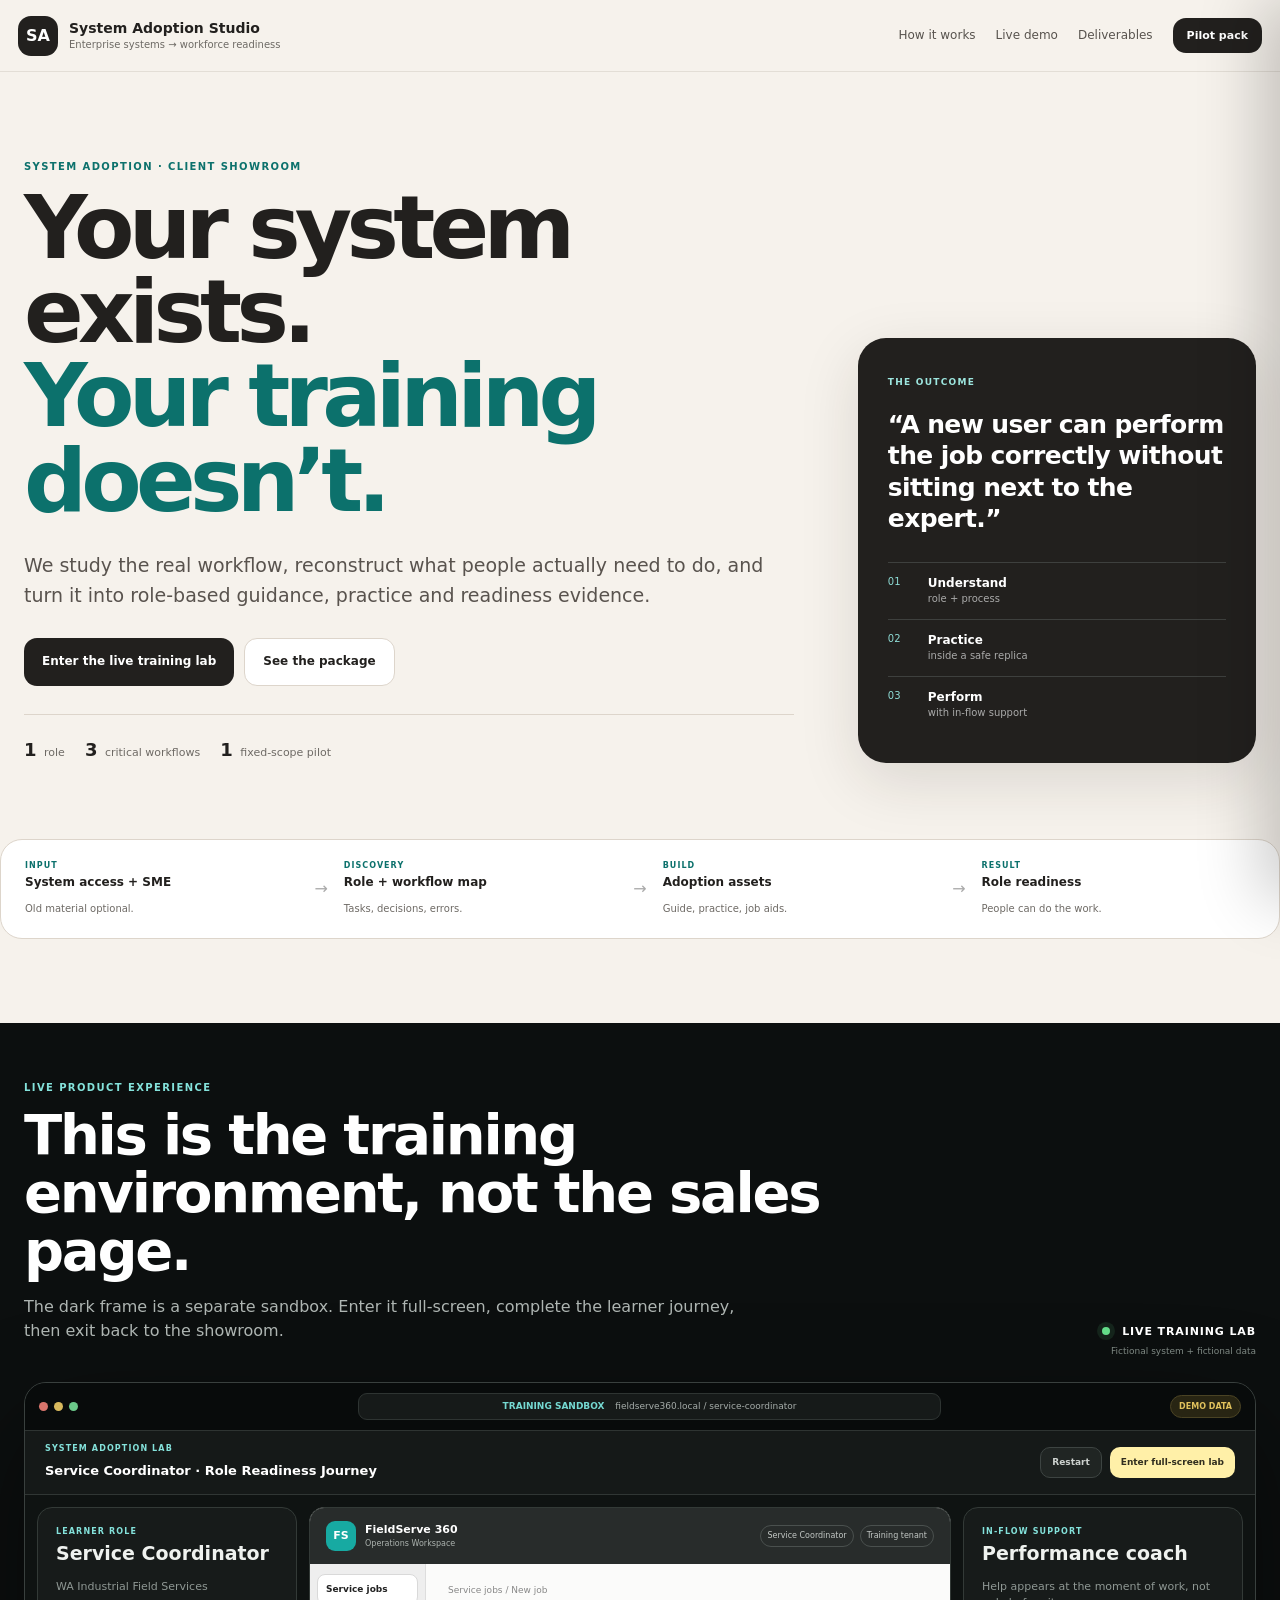
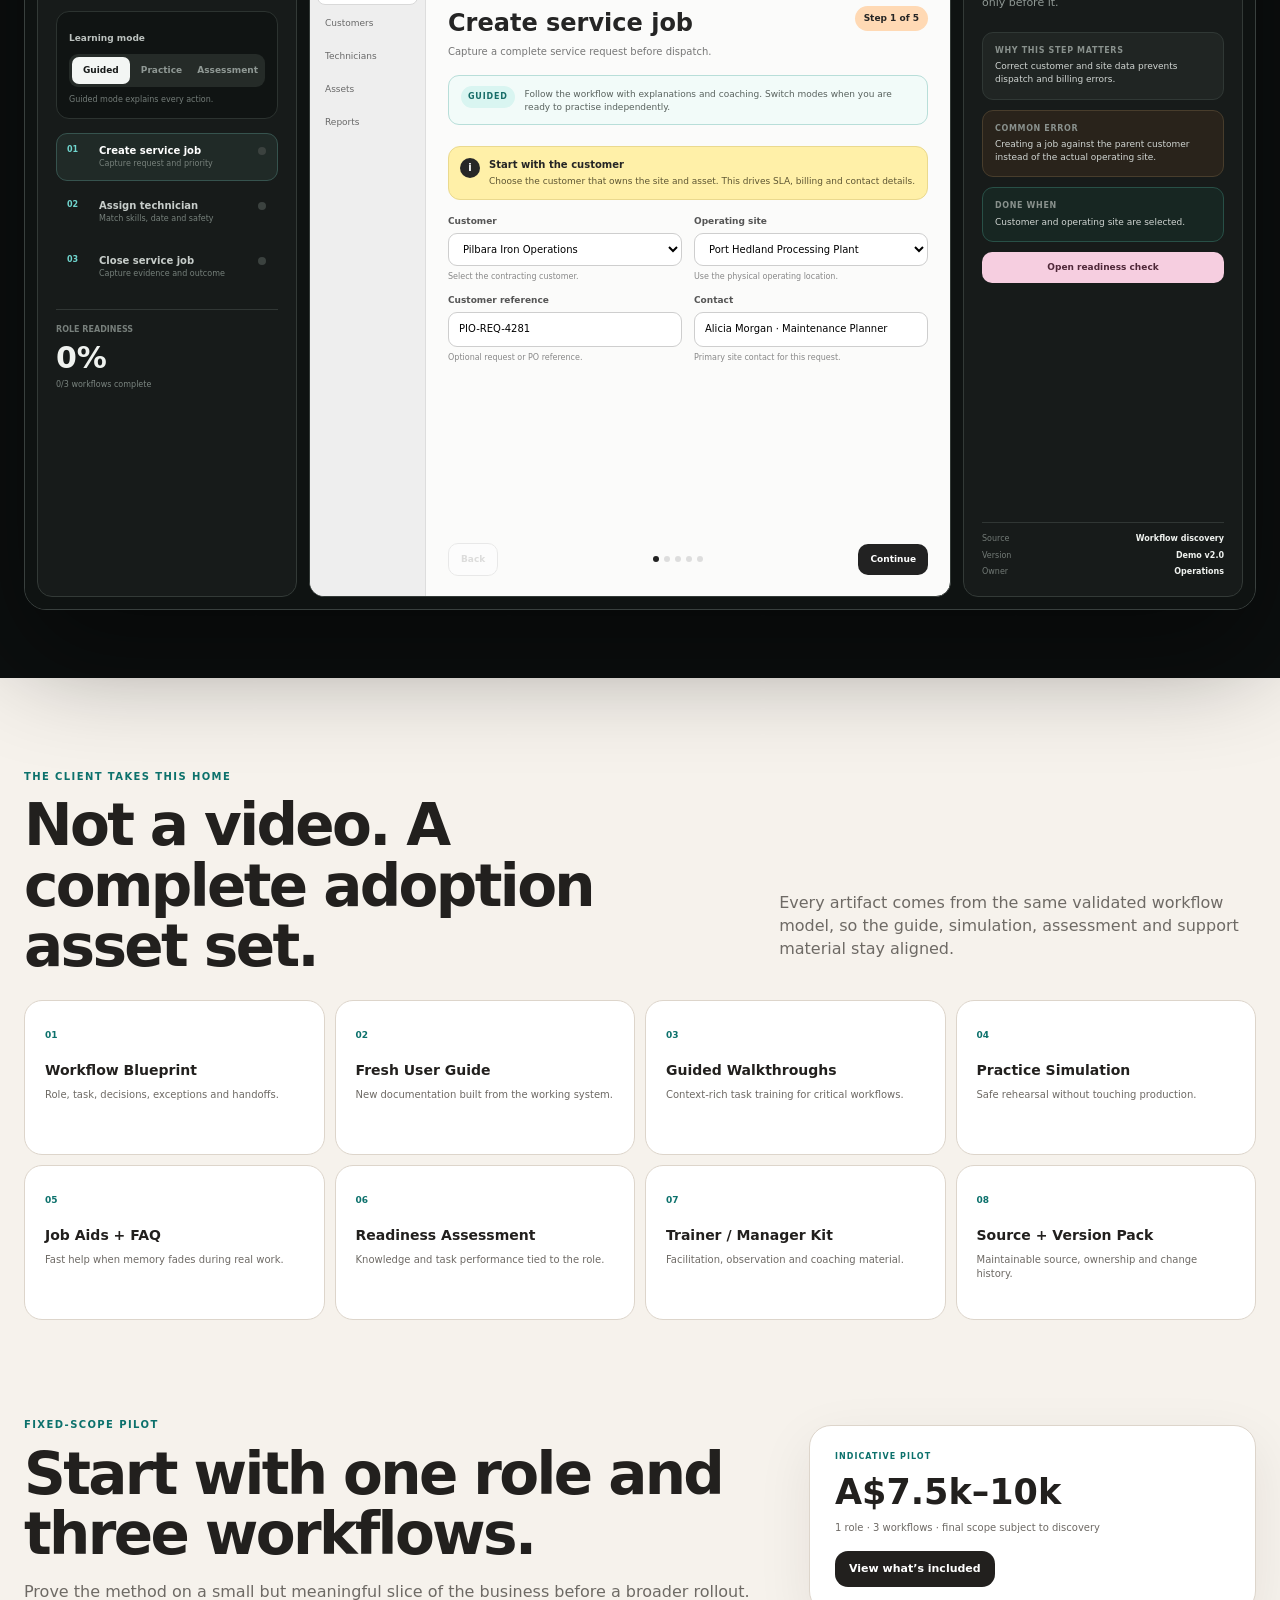
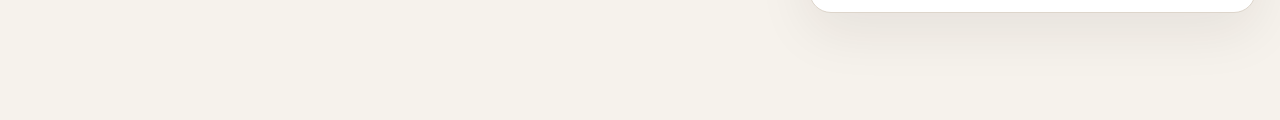
<file: index.html>
<!doctype html>
<html lang="en">
<head>
<meta charset="utf-8"><meta name="viewport" content="width=device-width,initial-scale=1">
<meta name="theme-color" content="#f6f2ec">
<title>System Adoption Studio — Live Training Lab</title>
<meta name="description" content="Turn real enterprise workflows into role-ready training, practice and performance support.">
<link rel="stylesheet" href="style.css">
</head>
<body>
<header class="site-header">
  <a class="site-brand" href="#top"><span class="site-mark">SA</span><span><b>System Adoption Studio</b><small>Enterprise systems → workforce readiness</small></span></a>
  <nav class="site-nav"><a href="#how">How it works</a><a href="#lab">Live demo</a><a href="#deliverables">Deliverables</a><button class="site-cta" id="openPackBtn">Pilot pack</button></nav>
</header>
<main id="top">
<section class="sales-hero outer-shell">
  <div class="sales-copy">
    <span class="kicker">SYSTEM ADOPTION · CLIENT SHOWROOM</span>
    <h1>Your system exists.<br><em>Your training doesn’t.</em></h1>
    <p class="lede">We study the real workflow, reconstruct what people actually need to do, and turn it into role-based guidance, practice and readiness evidence.</p>
    <div class="hero-actions"><button class="button primary-button" id="enterLabHeroBtn">Enter the live training lab</button><a class="button secondary-button" href="#deliverables">See the package</a></div>
    <div class="hero-proof"><span><b>1</b> role</span><span><b>3</b> critical workflows</span><span><b>1</b> fixed-scope pilot</span></div>
  </div>
  <aside class="hero-panel"><span class="panel-label">THE OUTCOME</span><blockquote>“A new user can perform the job correctly without sitting next to the expert.”</blockquote>
    <div class="outcome-list"><div><span>01</span><b>Understand</b><small>role + process</small></div><div><span>02</span><b>Practice</b><small>inside a safe replica</small></div><div><span>03</span><b>Perform</b><small>with in-flow support</small></div></div>
  </aside>
</section>

<section class="logic-strip outer-shell" id="how">
<div><span>INPUT</span><b>System access + SME</b><small>Old material optional.</small></div><i>→</i>
<div><span>DISCOVERY</span><b>Role + workflow map</b><small>Tasks, decisions, errors.</small></div><i>→</i>
<div><span>BUILD</span><b>Adoption assets</b><small>Guide, practice, job aids.</small></div><i>→</i>
<div><span>RESULT</span><b>Role readiness</b><small>People can do the work.</small></div>
</section>

<section class="lab-section" id="lab">
  <div class="lab-intro outer-shell">
    <div><span class="kicker kicker-dark">LIVE PRODUCT EXPERIENCE</span><h2>This is the training environment, not the sales page.</h2><p>The dark frame is a separate sandbox. Enter it full-screen, complete the learner journey, then exit back to the showroom.</p></div>
    <div class="lab-key"><span class="status-live"><i></i> LIVE TRAINING LAB</span><small>Fictional system + fictional data</small></div>
  </div>

  <div class="lab-stage" id="labStage">
    <div class="lab-browser">
      <div class="lab-browser-bar"><div class="browser-dots"><i></i><i></i><i></i></div><div class="browser-address"><span>TRAINING SANDBOX</span> fieldserve360.local / service-coordinator</div><div class="browser-actions"><span class="sandbox-badge">DEMO DATA</span><button class="lab-exit" id="exitLabBtn">Exit lab</button></div></div>
      <div class="lab-product-header"><div><span class="lab-eyebrow">SYSTEM ADOPTION LAB</span><strong>Service Coordinator · Role Readiness Journey</strong></div><div class="lab-header-actions"><button class="lab-small-button" id="restartBtn">Restart</button><button class="lab-enter" id="enterLabBtn">Enter full-screen lab</button></div></div>

      <div class="lab-workspace">
        <aside class="sidebar lab-panel">
          <div class="side-head"><div class="lab-eyebrow">LEARNER ROLE</div><h2>Service Coordinator</h2><p>WA Industrial Field Services</p></div>
          <div class="mode-box"><label>Learning mode</label><div class="segmented" role="tablist"><button class="mode active" data-mode="guided">Guided</button><button class="mode" data-mode="practice">Practice</button><button class="mode" data-mode="assessment">Assessment</button></div><small id="modeHint">Guided mode explains every action.</small></div>
          <nav class="workflow-nav">
            <button class="workflow-item active" data-workflow="create"><span class="wf-num">01</span><span><strong>Create service job</strong><small>Capture request and priority</small></span><span class="status-dot" id="status-create"></span></button>
            <button class="workflow-item" data-workflow="assign"><span class="wf-num">02</span><span><strong>Assign technician</strong><small>Match skills, date and safety</small></span><span class="status-dot" id="status-assign"></span></button>
            <button class="workflow-item" data-workflow="close"><span class="wf-num">03</span><span><strong>Close service job</strong><small>Capture evidence and outcome</small></span><span class="status-dot" id="status-close"></span></button>
          </nav>
          <div class="readiness-mini"><span>ROLE READINESS</span><strong id="readinessScore">0%</strong><small id="readinessText">0/3 workflows complete</small></div>
        </aside>

        <section class="system lab-panel">
          <div class="system-top"><div class="system-brand"><div class="system-logo">FS</div><div><strong>FieldServe 360</strong><small>Operations Workspace</small></div></div><div class="system-meta"><span>Service Coordinator</span><span>Training tenant</span></div></div>
          <div class="system-body"><div class="app-nav"><button class="app-nav-item active">Service jobs</button><button class="app-nav-item">Customers</button><button class="app-nav-item">Technicians</button><button class="app-nav-item">Assets</button><button class="app-nav-item">Reports</button></div>
            <div class="app-main"><div class="breadcrumb">Service jobs / <span id="crumbCurrent">New job</span></div><div class="app-heading"><div><h2 id="workflowTitle">Create service job</h2><p id="workflowSubtitle">Capture a complete service request before dispatch.</p></div><div class="pill" id="stepPill">Step 1 of 5</div></div>
            <div class="mode-banner guided" id="modeBanner"><span id="modeBannerLabel">GUIDED</span><p id="modeBannerText">Follow the workflow with explanations and coaching. Switch modes when you are ready to practise independently.</p></div>
            <div class="learning-callout" id="learningCallout"><div class="callout-icon">i</div><div><strong id="calloutTitle">Start with the customer</strong><p id="calloutText">Choose the customer that owns the site and asset. This drives SLA, billing and contact details.</p></div></div>
            <div id="workflowCanvas"></div><div class="system-footer"><button class="ghost" id="prevStepBtn">Back</button><div class="step-dots" id="stepDots"></div><button class="primary" id="nextStepBtn">Continue</button></div></div>
          </div>
        </section>

        <aside class="coach lab-panel"><div class="coach-head"><div class="lab-eyebrow">IN-FLOW SUPPORT</div><h2>Performance coach</h2><p>Help appears at the moment of work, not only before it.</p></div>
          <div class="coach-card"><div class="coach-label">WHY THIS STEP MATTERS</div><p id="whyText">Correct customer and site data prevents dispatch and billing errors.</p></div>
          <div class="coach-card warning"><div class="coach-label">COMMON ERROR</div><p id="errorText">Creating a job against the parent customer instead of the actual operating site.</p></div>
          <div class="coach-card success"><div class="coach-label">DONE WHEN</div><p id="doneText">Customer, site, asset, issue and priority are all complete.</p></div>
          <button class="assessment-btn" id="quizBtn">Open readiness check</button>
          <div class="evidence-box"><div><span>Source</span><strong>Workflow discovery</strong></div><div><span>Version</span><strong>Demo v2.0</strong></div><div><span>Owner</span><strong>Operations</strong></div></div>
        </aside>
      </div>
    </div>
  </div>
</section>

<section class="deliverables-section outer-shell" id="deliverables">
<span class="kicker">THE CLIENT TAKES THIS HOME</span><div class="section-heading"><h2>Not a video. A complete adoption asset set.</h2><p>Every artifact comes from the same validated workflow model, so the guide, simulation, assessment and support material stay aligned.</p></div>
<div class="deliverable-grid">
<article><b>01</b><h3>Workflow Blueprint</h3><p>Role, task, decisions, exceptions and handoffs.</p></article><article><b>02</b><h3>Fresh User Guide</h3><p>New documentation built from the working system.</p></article><article><b>03</b><h3>Guided Walkthroughs</h3><p>Context-rich task training for critical workflows.</p></article><article><b>04</b><h3>Practice Simulation</h3><p>Safe rehearsal without touching production.</p></article><article><b>05</b><h3>Job Aids + FAQ</h3><p>Fast help when memory fades during real work.</p></article><article><b>06</b><h3>Readiness Assessment</h3><p>Knowledge and task performance tied to the role.</p></article><article><b>07</b><h3>Trainer / Manager Kit</h3><p>Facilitation, observation and coaching material.</p></article><article><b>08</b><h3>Source + Version Pack</h3><p>Maintainable source, ownership and change history.</p></article>
</div>
</section>

<section class="pilot-section outer-shell"><div><span class="kicker">FIXED-SCOPE PILOT</span><h2>Start with one role and three workflows.</h2><p>Prove the method on a small but meaningful slice of the business before a broader rollout.</p></div><div class="pilot-card"><span>INDICATIVE PILOT</span><strong>A$7.5k–10k</strong><small>1 role · 3 workflows · final scope subject to discovery</small><button class="site-cta" id="openPackBtn2">View what’s included</button></div></section>
</main>

<div class="drawer-backdrop" id="drawerBackdrop"></div>
<aside class="drawer" id="packDrawer" aria-hidden="true"><div class="drawer-head"><div><span class="kicker">PILOT PACKAGE</span><h2>System Adoption Launch Pack</h2></div><button class="icon-btn" id="closePackBtn">×</button></div><div class="drawer-note">One role. Three business-critical workflows. Built from the real system and validated with the SME.</div><div class="drawer-list"><a href="#deliverables"><span>01</span><div><strong>Workflow Blueprint</strong><small>Role + process reconstruction</small></div></a><a href="#deliverables"><span>02</span><div><strong>User Guide</strong><small>Fresh system documentation</small></div></a><a href="#lab"><span>03</span><div><strong>Guided + Practice Lab</strong><small>Hands-on workflow learning</small></div></a><a href="#deliverables"><span>04</span><div><strong>Quick Reference + FAQ</strong><small>In-the-flow support</small></div></a><a href="#deliverables"><span>05</span><div><strong>Assessment + Trainer Pack</strong><small>Readiness evidence</small></div></a><a href="#deliverables"><span>06</span><div><strong>Source + Version Pack</strong><small>Maintainable client-owned assets</small></div></a></div></aside>

<div class="modal-backdrop" id="quizBackdrop"></div>
<section class="quiz-modal" id="quizModal" aria-hidden="true"><div class="quiz-head"><div><span class="lab-eyebrow">READINESS CHECK</span><h2>Service Coordinator assessment</h2></div><button class="icon-btn" id="closeQuizBtn">×</button></div><form id="quizForm">
<fieldset><legend>1. Why must the operating site be selected correctly?</legend><label><input type="radio" name="q1" value="a"> To change the company logo</label><label><input type="radio" name="q1" value="b"> It drives location, SLA, contacts and dispatch context</label><label><input type="radio" name="q1" value="c"> It is optional if an asset is selected</label></fieldset>
<fieldset><legend>2. Before assigning a technician, what should be checked?</legend><label><input type="radio" name="q2" value="a"> Skills, availability and site/safety requirements</label><label><input type="radio" name="q2" value="b"> Only who lives closest</label><label><input type="radio" name="q2" value="c"> Only who has the lowest hourly rate</label></fieldset>
<fieldset><legend>3. What is required before closing a service job?</legend><label><input type="radio" name="q3" value="a"> A new customer record</label><label><input type="radio" name="q3" value="b"> Completion summary, labour/parts and supporting evidence</label><label><input type="radio" name="q3" value="c"> Nothing if the technician says it is done</label></fieldset>
<button class="primary full" type="submit">Submit assessment</button><div class="quiz-result" id="quizResult"></div></form></section>
<script src="app.js"></script>
</body></html>
</file>
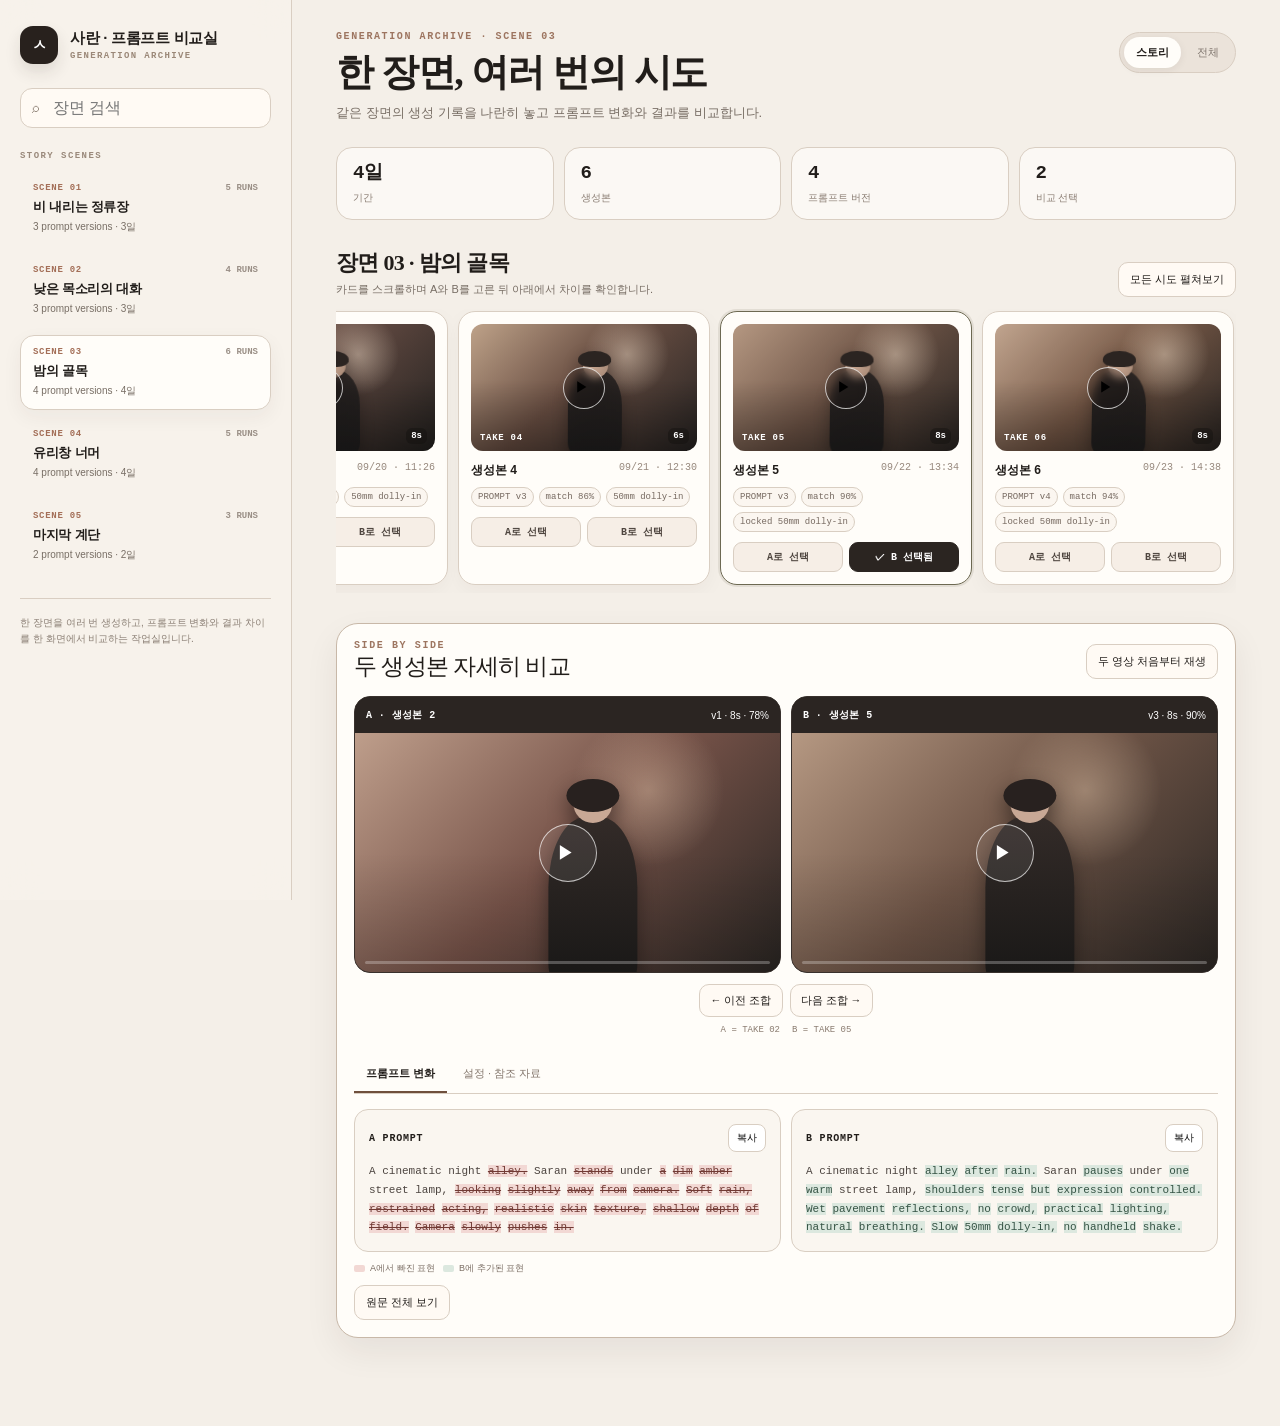
<file: saran-prompt-room-clone/index.html>
<!DOCTYPE html>
<html lang="ko">
<head>
<meta charset="UTF-8" />
<meta name="viewport" content="width=device-width,initial-scale=1,viewport-fit=cover" />
<meta name="theme-color" content="#f4efe8" />
<title>사란 · 프롬프트 비교실</title>
<style>
:root{
  --bg:#f4efe8;--bg-2:#ebe3da;--paper:#fffdf9;--paper-2:#faf6f0;--ink:#211d1a;--muted:#786e65;
  --line:#d9cec2;--line-strong:#c8b8a8;--accent:#71523f;--accent-soft:#eadbd0;--accent-2:#a45f4d;
  --green:#536b5d;--green-soft:#dce8df;--red:#9f554b;--red-soft:#f2d8d4;--shadow:0 14px 34px rgba(46,34,26,.07);
  --sans:Inter,-apple-system,BlinkMacSystemFont,"Segoe UI","Noto Sans KR",Arial,sans-serif;
  --serif:Georgia,"Noto Serif KR",serif;--mono:"Courier New",Courier,monospace;
}
*{box-sizing:border-box}html{scroll-behavior:smooth}body{margin:0;background:var(--bg);color:var(--ink);font-family:var(--sans);min-height:100vh}
button,input,select{font:inherit}button{cursor:pointer}.sr{position:absolute;width:1px;height:1px;padding:0;margin:-1px;overflow:hidden;clip:rect(0,0,0,0);white-space:nowrap;border:0}
.app{max-width:1480px;margin:0 auto;display:grid;grid-template-columns:292px minmax(0,1fr);min-height:100vh}
.sidebar{position:sticky;top:0;height:100vh;padding:26px 20px 24px;border-right:1px solid var(--line);background:rgba(247,242,235,.92);backdrop-filter:blur(18px);overflow:auto}
.brand{display:flex;gap:12px;align-items:center;margin-bottom:24px}.mark{width:38px;height:38px;border-radius:13px;display:grid;place-items:center;background:#28211d;color:#fff;font:800 15px var(--serif);box-shadow:0 8px 16px rgba(38,29,23,.12)}
.brand h1{font-size:15px;line-height:1.2;margin:0;font-weight:780;letter-spacing:-.02em}.brand small{display:block;margin-top:5px;color:#9b8878;font:700 9px/1 var(--mono);letter-spacing:.15em}
.search-wrap{position:relative}.search-wrap:before{content:"⌕";position:absolute;left:12px;top:11px;color:#8c7f74;font-size:14px}.search{width:100%;height:40px;padding:0 12px 0 32px;border:1px solid var(--line);border-radius:12px;background:#fffaf4;color:var(--ink);outline:none}.search:focus{border-color:#967765;box-shadow:0 0 0 3px rgba(113,82,63,.10)}
.side-label{margin:24px 0 10px;color:#9a897b;font:700 9px/1 var(--mono);letter-spacing:.16em;text-transform:uppercase}.scene-list{display:grid;gap:7px}.scene-btn{width:100%;border:1px solid transparent;border-radius:14px;background:transparent;padding:11px 12px;text-align:left;color:var(--ink);transition:.16s}.scene-btn:hover{background:#f0e8df}.scene-btn.active{background:var(--paper);border-color:var(--line);box-shadow:0 7px 20px rgba(48,35,28,.055)}
.scene-top{display:flex;justify-content:space-between;gap:10px;align-items:center}.scene-no{font:700 9px var(--mono);letter-spacing:.08em;color:#a46f58}.scene-count{font:700 9px var(--mono);color:#9b9087}.scene-title{margin-top:5px;font-weight:760;font-size:13px;letter-spacing:-.02em}.scene-meta{margin-top:4px;font-size:10px;color:var(--muted)}
.sidebar-foot{margin-top:24px;padding-top:16px;border-top:1px solid var(--line);color:#8b7f75;font-size:10px;line-height:1.6}
.main{padding:32px 44px 88px;min-width:0}.topbar{display:flex;justify-content:space-between;gap:22px;align-items:flex-start}.eyebrow{font:700 10px/1 var(--mono);letter-spacing:.16em;color:#9d7560}.page-title{font-family:var(--serif);font-size:38px;line-height:1.12;margin:9px 0 8px;letter-spacing:-.035em}.subtitle{margin:0;max-width:720px;color:var(--muted);font-size:13px;line-height:1.65}
.scope{display:flex;gap:4px;padding:4px;border:1px solid var(--line);background:var(--bg-2);border-radius:999px;flex:none}.scope button{border:0;border-radius:999px;background:transparent;padding:8px 12px;color:#7f756d;font-size:11px}.scope button.active{background:var(--paper);color:var(--ink);font-weight:760;box-shadow:0 2px 8px rgba(37,27,21,.07)}
.stats{display:grid;grid-template-columns:repeat(4,1fr);gap:10px;margin:24px 0 30px}.stat{padding:15px 16px 14px;border:1px solid var(--line);border-radius:16px;background:rgba(255,253,249,.7)}.stat b{display:block;font:700 19px/1.15 var(--mono);letter-spacing:-.04em}.stat span{display:block;margin-top:6px;color:#8a7d73;font-size:10px}
.section{margin-top:28px}.section-head{display:flex;align-items:flex-end;justify-content:space-between;gap:16px;margin-bottom:12px}.section-head h2{font-family:var(--serif);font-size:22px;line-height:1.2;margin:0;letter-spacing:-.03em}.section-head p{margin:6px 0 0;color:var(--muted);font-size:11px}.ghost,.icon-btn{border:1px solid var(--line);background:#fffaf4;color:var(--ink);border-radius:10px;font-size:11px}.ghost{padding:9px 11px}.ghost:hover,.icon-btn:hover{background:#fff}.ghost:focus-visible,.icon-btn:focus-visible,.pick:focus-visible,.tab:focus-visible,.scope button:focus-visible,.scene-btn:focus-visible{outline:3px solid rgba(113,82,63,.17);outline-offset:2px}
.attempt-strip{display:flex;gap:10px;overflow-x:auto;padding:2px 2px 8px;scrollbar-width:thin}.attempt{min-width:252px;max-width:252px;border:1px solid var(--line);background:var(--paper);border-radius:17px;padding:12px;box-shadow:0 7px 20px rgba(45,31,24,.04);position:relative;transition:.18s}.attempt:hover{transform:translateY(-1px);box-shadow:0 10px 23px rgba(45,31,24,.07)}.attempt.selA{border-color:#6e4d3a;box-shadow:0 0 0 2px rgba(110,77,58,.12)}.attempt.selB{border-color:#6d6952;box-shadow:0 0 0 2px rgba(109,105,82,.13)}
.thumb{aspect-ratio:16/9;border-radius:12px;overflow:hidden;position:relative;background:var(--scene-bg,linear-gradient(135deg,#c6ab98,#715346 48%,#2b2623));display:grid;place-items:center;color:#fff}.thumb:after{content:"";position:absolute;inset:0;background:linear-gradient(0deg,rgba(0,0,0,.34),transparent 56%),radial-gradient(circle at var(--light-x,67%) 24%,rgba(255,237,214,.42),transparent 23%)}.thumb .figure{position:absolute;left:55%;bottom:-2%;width:24%;height:66%;border-radius:42% 42% 13% 13%;background:linear-gradient(180deg,rgba(35,31,30,.87),rgba(22,21,21,.97));filter:drop-shadow(0 7px 9px rgba(0,0,0,.35));transform:translateX(-50%) rotate(var(--tilt,0deg));z-index:1}.thumb .figure:before{content:"";position:absolute;width:46%;aspect-ratio:1;border-radius:50%;background:#c4a38e;left:27%;top:-20%;box-shadow:inset -5px -2px 8px rgba(62,42,32,.18)}.thumb .figure:after{content:"";position:absolute;width:62%;height:20%;border-radius:50% 50% 35% 35%;background:#2b2421;left:18%;top:-23%}.play{position:relative;z-index:3;width:42px;height:42px;border-radius:50%;display:grid;place-items:center;border:1px solid rgba(255,255,255,.72);background:rgba(18,16,15,.22);backdrop-filter:blur(4px);font-size:14px;padding-left:2px}.thumb-label{position:absolute;left:9px;bottom:8px;z-index:3;font:700 9px var(--mono);letter-spacing:.08em;color:#fff}.thumb-duration{position:absolute;right:8px;bottom:7px;z-index:3;font:700 9px var(--mono);background:rgba(18,16,15,.45);padding:3px 5px;border-radius:6px}
.attempt-row{display:flex;justify-content:space-between;gap:10px;margin-top:11px}.attempt-title{font-weight:780;font-size:12px}.attempt-time{color:#97887d;font:10px var(--mono)}.attempt-tags{display:flex;gap:5px;flex-wrap:wrap;margin-top:8px}.tag{border:1px solid var(--line);background:#fbf6f0;border-radius:999px;padding:4px 6px;color:#766960;font:9px var(--mono)}.selects{display:grid;grid-template-columns:1fr 1fr;gap:6px;margin-top:10px}.pick{border:1px solid var(--line);border-radius:9px;padding:7px 6px;background:#f6eee6;color:#4e453f;font:700 10px var(--mono)}.pick.active{background:#2b2521;color:#fff;border-color:#2b2521}
.expanded-grid{display:none;grid-template-columns:repeat(3,minmax(0,1fr));gap:11px;margin-top:12px}.expanded-grid.show{display:grid}.expanded-grid .attempt{min-width:0;max-width:none}
.compare{margin-top:30px;border:1px solid var(--line-strong);background:var(--paper);border-radius:22px;padding:17px;box-shadow:var(--shadow)}.compare-top{display:flex;align-items:center;justify-content:space-between;gap:14px;margin-bottom:14px}.compare-title{font-family:var(--serif);font-size:23px;letter-spacing:-.03em}.compare-actions{display:flex;gap:7px;align-items:center}.compare-grid{display:grid;grid-template-columns:1fr 1fr;gap:10px}.viewer{border:1px solid #39312d;border-radius:16px;overflow:hidden;background:#1f1b19}.viewer-head{height:36px;display:flex;align-items:center;justify-content:space-between;gap:10px;padding:0 11px;background:#2b2522;color:#fff;font-size:10px}.viewer-head b{font-family:var(--mono);font-size:10px;letter-spacing:.04em}.viewer-video{aspect-ratio:16/9;position:relative;display:grid;place-items:center;overflow:hidden;background:var(--viewer-bg,linear-gradient(135deg,#927564,#433832 61%,#211e1d))}.viewer-video:before{content:"";position:absolute;inset:0;background:radial-gradient(circle at 69% 24%,rgba(255,226,195,.35),transparent 22%),linear-gradient(0deg,rgba(0,0,0,.18),transparent 50%)}.viewer-figure{position:absolute;left:56%;bottom:-5%;height:70%;width:21%;background:linear-gradient(#332b28,#181716);border-radius:42% 42% 12% 12%;transform:translateX(-50%);filter:drop-shadow(0 9px 10px rgba(0,0,0,.4))}.viewer-figure:before{content:"";position:absolute;width:44%;aspect-ratio:1;border-radius:50%;background:#c8a895;left:28%;top:-20%}.viewer-figure:after{content:"";position:absolute;width:60%;height:20%;border-radius:50%;background:#28211f;left:20%;top:-23%}.viewer-play{z-index:3;width:58px;height:58px;border-radius:50%;border:1px solid rgba(255,255,255,.68);background:rgba(255,255,255,.08);color:#fff;font-size:18px;padding-left:3px}.progress{position:absolute;left:10px;right:10px;bottom:8px;height:3px;border-radius:99px;background:rgba(255,255,255,.26);z-index:4;overflow:hidden}.progress>i{display:block;height:100%;width:0;background:#fff;border-radius:99px}.viewer.playing .progress>i{animation:progress 2.4s linear forwards}.viewer.playing .viewer-video:after{content:"재생 중";position:absolute;top:9px;right:9px;z-index:4;background:rgba(25,21,19,.54);color:#fff;padding:4px 6px;border-radius:6px;font:700 8px var(--mono);letter-spacing:.08em}@keyframes progress{to{width:100%}}
.compare-nav{display:flex;justify-content:center;gap:7px;margin-top:11px}.icon-btn{padding:8px 10px}.selection-summary{display:flex;justify-content:center;gap:12px;margin-top:8px;color:#8a7b70;font:9px var(--mono)}
.tabs{display:flex;gap:4px;border-bottom:1px solid var(--line);margin-top:21px}.tab{border:0;border-bottom:2px solid transparent;background:transparent;padding:10px 12px;color:#84776d;font-size:11px}.tab.active{color:var(--ink);font-weight:780;border-bottom-color:#6f503d}.panel{padding-top:15px}.diff-grid{display:grid;grid-template-columns:1fr 1fr;gap:10px}.prompt-card{border:1px solid var(--line);border-radius:14px;padding:14px;background:var(--paper-2)}.prompt-head{display:flex;align-items:center;justify-content:space-between;gap:10px;margin-bottom:10px}.prompt-head strong{font:700 10px var(--mono);letter-spacing:.08em}.copy{border:1px solid var(--line);border-radius:8px;background:#fff;padding:6px 8px;font:10px var(--mono)}.prompt{font:11px/1.7 var(--mono);color:#453d38;word-break:break-word}.del{background:var(--red-soft);color:#713a34;text-decoration:line-through;text-decoration-thickness:1px}.add{background:var(--green-soft);color:#355344}.same{color:#4d4540}.full-prompt{display:none;margin-top:11px;border:1px dashed var(--line-strong);background:#f7efe6;border-radius:12px;padding:13px;white-space:pre-wrap;font:11px/1.65 var(--mono);color:#4a4039}.full-prompt.show{display:block}
.settings{display:none}.settings.active{display:block}.setting-grid{display:grid;grid-template-columns:repeat(3,1fr);gap:9px}.setting{margin:0;border:1px solid var(--line);border-radius:12px;padding:12px;background:var(--paper-2)}.setting dt{color:#8c796b;font:700 9px var(--mono);letter-spacing:.08em}.setting dd{margin:5px 0 0;font-size:11px}.reference{margin-top:10px;border:1px solid var(--line);border-radius:12px;padding:12px;background:#fffaf4}.reference b{font-size:11px}.reference p{font-size:10px;line-height:1.6;color:var(--muted);margin:6px 0 0}.legend{display:flex;gap:8px;flex-wrap:wrap;margin-top:10px;color:#7b6e64;font-size:9px}.legend span{display:flex;align-items:center;gap:5px}.swatch{width:11px;height:7px;border-radius:2px}.swatch.del{background:var(--red-soft)}.swatch.add{background:var(--green-soft)}
.toast{position:fixed;left:50%;bottom:26px;transform:translate(-50%,14px);opacity:0;pointer-events:none;background:#2a2421;color:#fff;border-radius:10px;padding:9px 12px;font-size:10px;box-shadow:0 8px 20px rgba(0,0,0,.18);transition:.18s;z-index:99}.toast.show{opacity:1;transform:translate(-50%,0)}
.mobilebar,.mobile-scenes{display:none}
@media(max-width:1020px){.app{grid-template-columns:1fr}.sidebar{display:none}.mobilebar{display:flex;position:sticky;top:0;z-index:20;align-items:center;justify-content:space-between;padding:10px 14px;background:rgba(247,242,235,.95);backdrop-filter:blur(15px);border-bottom:1px solid var(--line)}.mobilebar b{font-size:13px}.mobilebar button{border:1px solid var(--line);background:#fffaf4;border-radius:9px;padding:7px 9px;font-size:10px}.mobile-scenes{padding:10px 14px;border-bottom:1px solid var(--line);background:#f2eae2}.mobile-scenes.show{display:block}.mobile-scenes select{width:100%;height:40px;border:1px solid var(--line);border-radius:10px;background:#fff;padding:0 10px}.main{padding:24px 18px 72px}.page-title{font-size:31px}.attempt{min-width:240px;max-width:240px}.expanded-grid{grid-template-columns:1fr 1fr}.stats{grid-template-columns:repeat(4,1fr)}}
@media(max-width:700px){.main{padding:21px 14px 68px}.topbar{display:block}.scope{width:max-content;margin-top:15px}.page-title{font-size:28px}.subtitle{font-size:12px}.stats{grid-template-columns:1fr 1fr;margin:18px 0 25px;gap:8px}.stat{padding:12px}.stat b{font-size:17px}.section-head{align-items:flex-start}.section-head h2{font-size:20px}.attempt{min-width:220px;max-width:220px}.expanded-grid{grid-template-columns:1fr}.compare{padding:12px;border-radius:17px}.compare-top{align-items:flex-start}.compare-title{font-size:20px}.compare-actions{display:block}.compare-actions .ghost{white-space:nowrap}.compare-grid{grid-template-columns:1fr}.diff-grid{grid-template-columns:1fr}.setting-grid{grid-template-columns:1fr 1fr}.tabs{overflow:auto}.prompt{font-size:10px}.viewer-head{height:34px}.selection-summary{justify-content:flex-start;padding-left:4px}.legend{margin-bottom:4px}}
@media(max-width:430px){.setting-grid{grid-template-columns:1fr}.compare-top{display:block}.compare-actions{margin-top:10px}.compare-actions .ghost{width:100%}.page-title{font-size:26px}.stat{min-width:0}.stat b{font-size:16px}}
@media(prefers-reduced-motion:reduce){*{scroll-behavior:auto!important;animation-duration:.001ms!important;animation-iteration-count:1!important;transition:none!important}}
</style>
</head>
<body>
<div class="mobilebar"><b>사란 · 프롬프트 비교실</b><button id="mobileMenu" aria-expanded="false">장면 선택</button></div>
<div class="mobile-scenes" id="mobileScenes"><label class="sr" for="sceneSelect">장면 선택</label><select id="sceneSelect"></select></div>
<div class="app">
  <aside class="sidebar">
    <div class="brand"><div class="mark">ㅅ</div><div><h1>사란 · 프롬프트 비교실</h1><small>GENERATION ARCHIVE</small></div></div>
    <div class="search-wrap"><input id="sceneSearch" class="search" placeholder="장면 검색" aria-label="장면 검색"></div>
    <div class="side-label">Story scenes</div><div class="scene-list" id="sceneList"></div>
    <div class="sidebar-foot">한 장면을 여러 번 생성하고, 프롬프트 변화와 결과 차이를 한 화면에서 비교하는 작업실입니다.</div>
  </aside>
  <main class="main">
    <div class="topbar">
      <div><div class="eyebrow">GENERATION ARCHIVE · SCENE <span id="sceneNum">03</span></div><h1 class="page-title">한 장면, 여러 번의 시도</h1><p class="subtitle" id="sceneDescription"></p></div>
      <div class="scope" aria-label="범위"><button data-scope="story">스토리</button><button data-scope="all">전체</button></div>
    </div>
    <div class="stats"><div class="stat"><b id="statPeriod"></b><span>기간</span></div><div class="stat"><b id="statRuns"></b><span>생성본</span></div><div class="stat"><b id="statPrompts"></b><span>프롬프트 버전</span></div><div class="stat"><b id="statSelected">2</b><span>비교 선택</span></div></div>

    <section class="section">
      <div class="section-head"><div><h2 id="sceneHeading"></h2><p>카드를 스크롤하며 A와 B를 고른 뒤 아래에서 차이를 확인합니다.</p></div><button class="ghost" id="expandAll">모든 시도 펼쳐보기</button></div>
      <div class="attempt-strip" id="attemptStrip" aria-label="생성본 목록"></div>
      <div class="expanded-grid" id="expandedGrid"></div>
    </section>

    <section class="compare" id="compareSection">
      <div class="compare-top"><div><div class="eyebrow">SIDE BY SIDE</div><div class="compare-title">두 생성본 자세히 비교</div></div><div class="compare-actions"><button class="ghost" id="playBoth">두 영상 처음부터 재생</button></div></div>
      <div class="compare-grid">
        <article class="viewer" id="viewerA"><div class="viewer-head"><b id="headA"></b><span id="metaA"></span></div><div class="viewer-video" id="videoA"><div class="viewer-figure"></div><button class="viewer-play" data-viewer="A" aria-label="A 재생">▶</button><div class="progress"><i></i></div></div></article>
        <article class="viewer" id="viewerB"><div class="viewer-head"><b id="headB"></b><span id="metaB"></span></div><div class="viewer-video" id="videoB"><div class="viewer-figure"></div><button class="viewer-play" data-viewer="B" aria-label="B 재생">▶</button><div class="progress"><i></i></div></div></article>
      </div>
      <div class="compare-nav"><button class="icon-btn" id="prevPair">← 이전 조합</button><button class="icon-btn" id="nextPair">다음 조합 →</button></div><div class="selection-summary" id="selectionSummary"></div>
      <div class="tabs" role="tablist"><button class="tab active" data-tab="diff" role="tab" aria-selected="true">프롬프트 변화</button><button class="tab" data-tab="settings" role="tab" aria-selected="false">설정 · 참조 자료</button></div>
      <div class="panel" id="diffPanel"><div class="diff-grid"><article class="prompt-card"><div class="prompt-head"><strong>A PROMPT</strong><button class="copy" data-copy="A">복사</button></div><div class="prompt" id="promptA"></div></article><article class="prompt-card"><div class="prompt-head"><strong>B PROMPT</strong><button class="copy" data-copy="B">복사</button></div><div class="prompt" id="promptB"></div></article></div><div class="legend"><span><i class="swatch del"></i>A에서 빠진 표현</span><span><i class="swatch add"></i>B에 추가된 표현</span></div><button class="ghost" id="toggleFull" style="margin-top:10px">원문 전체 보기</button><div class="full-prompt" id="fullPrompt"></div></div>
      <div class="panel settings" id="settingsPanel"><div class="setting-grid" id="settingGrid"></div><div class="reference"><b>참조 자료</b><p id="referenceText"></p></div></div>
    </section>
  </main>
</div>
<div class="toast" id="toast" role="status" aria-live="polite"></div>
<script>
const scenes=[
{id:'scene-01',title:'비 내리는 정류장',desc:'첫 만남의 거리감과 빗소리를 조정한 장면',period:'3일',runs:5,pv:3,ref:'character-sheet-01 · station-rain-ref'},
{id:'scene-02',title:'낮은 목소리의 대화',desc:'표정, 시선, 대화 간격의 미세한 차이를 비교한 장면',period:'3일',runs:4,pv:3,ref:'character-sheet-02 · dialogue-blocking-ref'},
{id:'scene-03',title:'밤의 골목',desc:'같은 장면의 생성 기록을 나란히 놓고 프롬프트 변화와 결과를 비교합니다.',period:'4일',runs:6,pv:4,ref:'character-sheet-02 · alley-lighting-ref'},
{id:'scene-04',title:'유리창 너머',desc:'반사광과 감정 표현의 강도를 조율한 장면',period:'4일',runs:5,pv:4,ref:'character-sheet-02 · reflection-window-ref'},
{id:'scene-05',title:'마지막 계단',desc:'엔딩 직전의 카메라 움직임과 멈춤 타이밍을 검증한 장면',period:'2일',runs:3,pv:2,ref:'character-sheet-02 · stair-ending-ref'}
];
const prompts=[
'A cinematic night alley. Saran stands under a dim amber street lamp, looking slightly away from camera. Soft rain, restrained acting, realistic skin texture, shallow depth of field. Camera slowly pushes in.',
'A cinematic night alley. Saran stands under a dim amber street lamp, looking directly past camera. Soft rain, restrained acting, realistic skin texture, shallow depth of field. Camera slowly pushes in. Keep background pedestrians minimal.',
'A cinematic night alley after rain. Saran pauses under one warm street lamp, shoulders tense but expression controlled. Wet pavement reflections, no crowd, practical lighting, natural breathing. Slow 50mm dolly-in, no handheld shake.',
'A quiet cinematic night alley after rain. Saran pauses under a single warm street lamp. Her shoulders are tense, expression controlled, eyes fixed just past the camera. Wet pavement catches broken reflections. No crowd. Natural breathing and micro-expressions. Slow 50mm dolly-in, locked horizon, no handheld shake.'
];
const palettes=[
'linear-gradient(135deg,#bda890,#725d50 46%,#352e2b)','linear-gradient(135deg,#be9e8b,#775349 49%,#292522)','linear-gradient(135deg,#a88977,#614941 45%,#23211f)','linear-gradient(135deg,#bea289,#6a4f43 46%,#262322)','linear-gradient(135deg,#b59882,#6f5547 48%,#2b2623)','linear-gradient(135deg,#c1a58f,#775947 48%,#2a2522)'];
const qs=new URLSearchParams(location.search);let current=qs.get('scene')||'scene-03';let scope=qs.get('scope')||'story';let pickA=1,pickB=4;let expanded=false;
const $=s=>document.querySelector(s),$$=s=>[...document.querySelectorAll(s)];
const scene=()=>scenes.find(x=>x.id===current)||scenes[2];
function attemptsData(){const s=scene();return Array.from({length:s.runs},(_,i)=>({n:i+1,ver:Math.min(s.pv,1+Math.floor(i/1.5)),time:`09/${String(18+i).padStart(2,'0')} · ${String(9+i).padStart(2,'0')}:${String(18+i*4).padStart(2,'0')}`,dur:i%3===0?6:8,score:74+i*4,prompt:prompts[Math.min(prompts.length-1,Math.floor(i/1.5))],camera:i<2?'slow push-in':i<4?'50mm dolly-in':'locked 50mm dolly-in',seed:`SRN-${current.slice(-2)}-${String(i+1).padStart(2,'0')}`}))}
function setUrl(mode='replace'){const p=new URLSearchParams(location.search);p.set('view','history');p.set('scene',current);p.set('scope',scope);history[mode+'State']({},'',location.pathname+'?'+p.toString())}
function toast(msg){const t=$('#toast');t.textContent=msg;t.classList.add('show');clearTimeout(toast._t);toast._t=setTimeout(()=>t.classList.remove('show'),1200)}
function renderScenes(){const q=($('#sceneSearch')?.value||'').trim().toLowerCase();const list=scenes.filter(s=>(s.title+' '+s.desc).toLowerCase().includes(q));$('#sceneList').innerHTML=list.map(s=>{const idx=scenes.indexOf(s)+1;return `<button class="scene-btn ${s.id===current?'active':''}" data-scene="${s.id}"><div class="scene-top"><span class="scene-no">SCENE ${String(idx).padStart(2,'0')}</span><span class="scene-count">${s.runs} RUNS</span></div><div class="scene-title">${s.title}</div><div class="scene-meta">${s.pv} prompt versions · ${s.period}</div></button>`}).join('')||'<div class="scene-meta" style="padding:10px">검색 결과가 없습니다.</div>';$$('.scene-btn').forEach(b=>b.onclick=()=>changeScene(b.dataset.scene));$('#sceneSelect').innerHTML=scenes.map((s,i)=>`<option value="${s.id}" ${s.id===current?'selected':''}>${String(i+1).padStart(2,'0')} · ${s.title}</option>`).join('')}
function attemptCard(x,i,compact=false){return `<article class="attempt ${i===pickA?'selA':''} ${i===pickB?'selB':''}" data-attempt="${i}" aria-label="생성본 ${x.n}"><div class="thumb" style="--scene-bg:${palettes[i%palettes.length]};--light-x:${60+i*3}%;--tilt:${(i-2.5)*.45}deg"><div class="figure"></div><button class="play" data-play-card="${i}" aria-label="생성본 ${x.n} 미리보기">▶</button><span class="thumb-label">TAKE ${String(x.n).padStart(2,'0')}</span><span class="thumb-duration">${x.dur}s</span></div><div class="attempt-row"><div class="attempt-title">생성본 ${x.n}</div><div class="attempt-time">${x.time}</div></div><div class="attempt-tags"><span class="tag">PROMPT v${x.ver}</span><span class="tag">match ${x.score}%</span><span class="tag">${x.camera}</span></div><div class="selects"><button class="pick ${i===pickA?'active':''}" data-pick="A" data-i="${i}">${i===pickA?'✓ A 선택됨':'A로 선택'}</button><button class="pick ${i===pickB?'active':''}" data-pick="B" data-i="${i}">${i===pickB?'✓ B 선택됨':'B로 선택'}</button></div></article>`}
function bindAttemptButtons(root=document){root.querySelectorAll('.pick').forEach(b=>b.onclick=()=>{const i=+b.dataset.i;if(b.dataset.pick==='A')pickA=i;else pickB=i;if(pickA===pickB){const n=attemptsData().length;if(b.dataset.pick==='A')pickB=(i+1)%n;else pickA=(i-1+n)%n}render();$('#compareSection').scrollIntoView({behavior:'smooth',block:'start'})});root.querySelectorAll('[data-play-card]').forEach(b=>b.onclick=()=>toast(`생성본 ${+b.dataset.playCard+1} 미리보기`))}
function renderAttempts(){const a=attemptsData();$('#attemptStrip').innerHTML=a.map((x,i)=>attemptCard(x,i,true)).join('');$('#expandedGrid').innerHTML=a.map((x,i)=>attemptCard(x,i,false)).join('');$('#expandedGrid').classList.toggle('show',expanded);$('#attemptStrip').style.display=expanded?'none':'flex';$('#expandAll').textContent=expanded?'가로 보기로 돌아가기':'모든 시도 펼쳐보기';bindAttemptButtons($('#attemptStrip'));bindAttemptButtons($('#expandedGrid'));requestAnimationFrame(()=>{const selected=$(`#attemptStrip .attempt[data-attempt="${pickB}"]`);if(selected&&!expanded)selected.scrollIntoView({behavior:'smooth',block:'nearest',inline:'center'})})}
function lcsDiff(a,b){const A=a.split(/(\s+)/),B=b.split(/(\s+)/);const m=A.length,n=B.length,dp=Array.from({length:m+1},()=>Array(n+1).fill(0));for(let i=m-1;i>=0;i--)for(let j=n-1;j>=0;j--)dp[i][j]=A[i]===B[j]?dp[i+1][j+1]+1:Math.max(dp[i+1][j],dp[i][j+1]);let i=0,j=0,outA=[],outB=[];while(i<m&&j<n){if(A[i]===B[j]){outA.push(`<span class="same">${esc(A[i])}</span>`);outB.push(`<span class="same">${esc(B[j])}</span>`);i++;j++}else if(dp[i+1][j]>=dp[i][j+1]){if(!/^\s+$/.test(A[i]))outA.push(`<span class="del">${esc(A[i])}</span>`);else outA.push(A[i]);i++}else{if(!/^\s+$/.test(B[j]))outB.push(`<span class="add">${esc(B[j])}</span>`);else outB.push(B[j]);j++}}while(i<m){outA.push(/^\s+$/.test(A[i])?A[i]:`<span class="del">${esc(A[i])}</span>`);i++}while(j<n){outB.push(/^\s+$/.test(B[j])?B[j]:`<span class="add">${esc(B[j])}</span>`);j++}return [outA.join(''),outB.join('')]}
function esc(s){return s.replace(/[&<>"']/g,c=>({'&':'&amp;','<':'&lt;','>':'&gt;','"':'&quot;',"'":'&#39;'}[c]))}
function updateCompare(){const a=attemptsData();pickA=Math.max(0,Math.min(pickA,a.length-1));pickB=Math.max(0,Math.min(pickB,a.length-1));if(pickA===pickB)pickB=(pickA+1)%a.length;const A=a[pickA],B=a[pickB];$('#headA').textContent=`A · 생성본 ${A.n}`;$('#headB').textContent=`B · 생성본 ${B.n}`;$('#metaA').textContent=`v${A.ver} · ${A.dur}s · ${A.score}%`;$('#metaB').textContent=`v${B.ver} · ${B.dur}s · ${B.score}%`;$('#videoA').style.setProperty('--viewer-bg',palettes[pickA%palettes.length]);$('#videoB').style.setProperty('--viewer-bg',palettes[pickB%palettes.length]);const [da,db]=lcsDiff(A.prompt,B.prompt);$('#promptA').innerHTML=da;$('#promptB').innerHTML=db;$('#fullPrompt').textContent=`A · 생성본 ${A.n}\n${A.prompt}\n\nB · 생성본 ${B.n}\n${B.prompt}`;$('#selectionSummary').innerHTML=`<span>A = TAKE ${String(A.n).padStart(2,'0')}</span><span>B = TAKE ${String(B.n).padStart(2,'0')}</span>`;$('#settingGrid').innerHTML=[['MODEL','Video Gen v4'],['ASPECT','16:9'],['DURATION',`${A.dur}s / ${B.dur}s`],['CAMERA',`${A.camera} / ${B.camera}`],['REFERENCE',scene().ref],['SEED',`${A.seed} / ${B.seed}`]].map(([k,v])=>`<dl class="setting"><dt>${k}</dt><dd>${esc(v)}</dd></dl>`).join('');$('#referenceText').textContent=`${scene().ref}를 공통 참조로 두고, 프롬프트와 카메라 조건만 단계적으로 바꿔 결과 차이를 확인하는 비교 기록입니다.`}
function render(){const s=scene();$('#sceneNum').textContent=current.slice(-2);$('#sceneDescription').textContent=s.desc;$('#sceneHeading').textContent=`장면 ${current.slice(-2)} · ${s.title}`;$('#statPeriod').textContent=s.period;$('#statRuns').textContent=s.runs;$('#statPrompts').textContent=s.pv;$$('.scope button').forEach(b=>b.classList.toggle('active',b.dataset.scope===scope));renderScenes();renderAttempts();updateCompare()}
function changeScene(id){current=id;pickA=0;pickB=Math.min(2,scene().runs-1);setUrl('push');render()}
function playViewer(which){const el=$(`#viewer${which}`);el.classList.remove('playing');void el.offsetWidth;el.classList.add('playing');setTimeout(()=>el.classList.remove('playing'),2450)}
$('#sceneSearch').addEventListener('input',renderScenes);$('#expandAll').onclick=()=>{expanded=!expanded;renderAttempts()};$('#mobileMenu').onclick=()=>{const open=$('#mobileScenes').classList.toggle('show');$('#mobileMenu').setAttribute('aria-expanded',String(open))};$('#sceneSelect').onchange=e=>{changeScene(e.target.value);$('#mobileScenes').classList.remove('show');$('#mobileMenu').setAttribute('aria-expanded','false')};
$$('.scope button').forEach(b=>b.onclick=()=>{scope=b.dataset.scope;setUrl('replace');render();toast(scope==='story'?'스토리 범위':'전체 범위')});
$$('.tab').forEach(t=>t.onclick=()=>{$$('.tab').forEach(x=>{x.classList.remove('active');x.setAttribute('aria-selected','false')});t.classList.add('active');t.setAttribute('aria-selected','true');const diff=t.dataset.tab==='diff';$('#diffPanel').style.display=diff?'block':'none';$('#settingsPanel').classList.toggle('active',!diff)});
$('#toggleFull').onclick=()=>{const on=$('#fullPrompt').classList.toggle('show');$('#toggleFull').textContent=on?'원문 닫기':'원문 전체 보기'};
$$('.copy').forEach(b=>b.onclick=async()=>{const A=attemptsData()[b.dataset.copy==='A'?pickA:pickB].prompt;try{await navigator.clipboard.writeText(A)}catch(e){const ta=document.createElement('textarea');ta.value=A;document.body.appendChild(ta);ta.select();document.execCommand('copy');ta.remove()}toast(`${b.dataset.copy} 프롬프트 복사됨`)});
$('#nextPair').onclick=()=>{const n=attemptsData().length;pickA=(pickA+1)%n;pickB=(pickB+1)%n;if(pickA===pickB)pickB=(pickB+1)%n;renderAttempts();updateCompare()};$('#prevPair').onclick=()=>{const n=attemptsData().length;pickA=(pickA-1+n)%n;pickB=(pickB-1+n)%n;if(pickA===pickB)pickA=(pickA-1+n)%n;renderAttempts();updateCompare()};
$('#playBoth').onclick=()=>{playViewer('A');playViewer('B');toast('A · B 동시 재생')};$$('.viewer-play').forEach(b=>b.onclick=()=>playViewer(b.dataset.viewer));
window.onpopstate=()=>{const p=new URLSearchParams(location.search);current=p.get('scene')||'scene-03';scope=p.get('scope')||'story';pickA=0;pickB=Math.min(2,scene().runs-1);render()};
render();
</script>
</body></html>
</file>
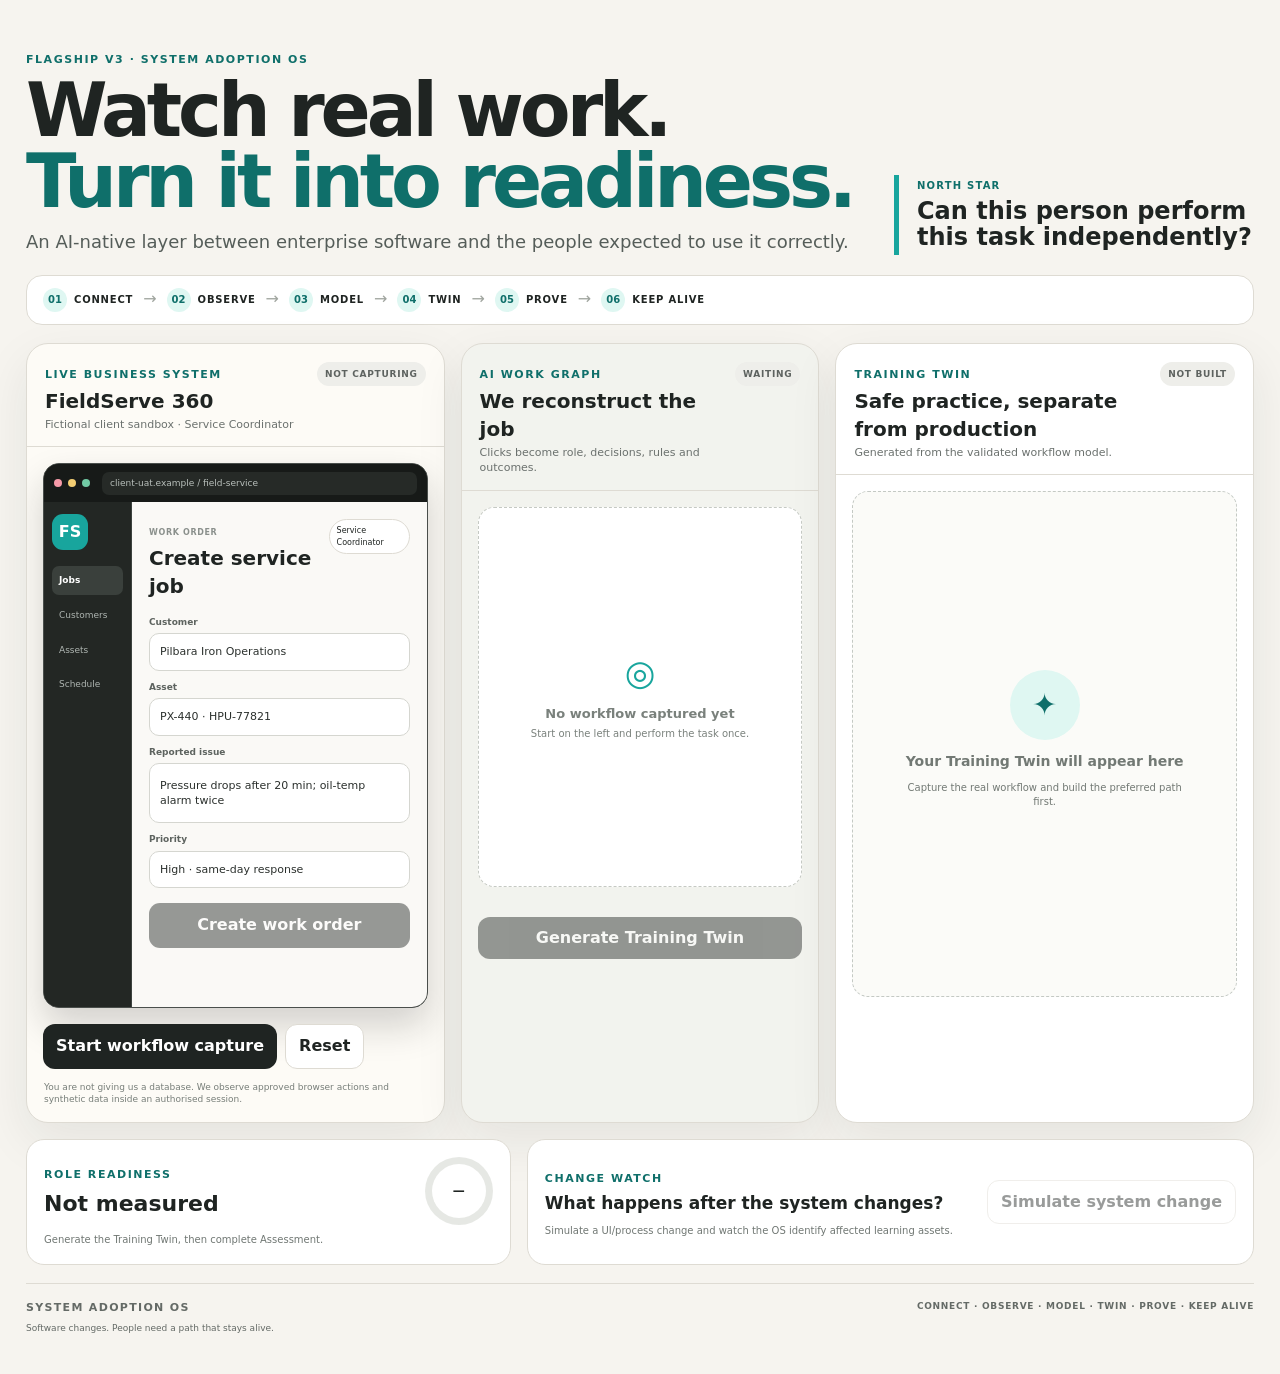
<file: v3/index.html>
<!doctype html>
<html lang="en">
<head>
  <meta charset="utf-8" />
  <meta name="viewport" content="width=device-width,initial-scale=1" />
  <meta name="description" content="System Adoption OS flagship demo: observe real work, build a work graph, generate a Training Twin, prove readiness." />
  <title>System Adoption OS · Flagship Demo</title>
  <link rel="stylesheet" href="style.css" />
</head>
<body>
  <main class="page-shell">
    <header class="hero">
      <div class="hero-copy">
        <div class="eyebrow">FLAGSHIP V3 · SYSTEM ADOPTION OS</div>
        <h1>Watch real work.<br><span>Turn it into readiness.</span></h1>
        <p class="hero-sub">An AI-native layer between enterprise software and the people expected to use it correctly.</p>
      </div>
      <div class="north-star">
        <span>NORTH STAR</span>
        <strong>Can this person perform this task independently?</strong>
      </div>
    </header>

    <section class="flow-strip" aria-label="System Adoption OS flow">
      <div><b>01</b><span>CONNECT</span></div><i>→</i><div><b>02</b><span>OBSERVE</span></div><i>→</i><div><b>03</b><span>MODEL</span></div><i>→</i><div><b>04</b><span>TWIN</span></div><i>→</i><div><b>05</b><span>PROVE</span></div><i>→</i><div><b>06</b><span>KEEP ALIVE</span></div>
    </section>

    <section class="stage-grid">
      <article class="stage live-stage">
        <div class="stage-head"><div><span class="stage-kicker">LIVE BUSINESS SYSTEM</span><h2>FieldServe 360</h2><p>Fictional client sandbox · Service Coordinator</p></div><span class="status-pill idle" id="captureStatus">NOT CAPTURING</span></div>
        <div class="browser-frame">
          <div class="browser-top"><span></span><span></span><span></span><div>client-uat.example / field-service</div></div>
          <div class="system-layout">
            <aside class="mini-nav"><b>FS</b><span class="active">Jobs</span><span>Customers</span><span>Assets</span><span>Schedule</span></aside>
            <div class="system-main">
              <div class="system-title-row"><div><small>WORK ORDER</small><h3>Create service job</h3></div><span class="role-chip">Service Coordinator</span></div>
              <div class="field-block" data-step="customer"><label>Customer</label><button type="button" class="field-button" data-value="Pilbara Iron Operations">Pilbara Iron Operations</button></div>
              <div class="field-block" data-step="asset"><label>Asset</label><button type="button" class="field-button" data-value="PX-440 · HPU-77821">PX-440 · HPU-77821</button></div>
              <div class="field-block" data-step="issue"><label>Reported issue</label><button type="button" class="field-button tall" data-value="Pressure drops after 20 min; oil-temp alarm twice">Pressure drops after 20 min; oil-temp alarm twice</button></div>
              <div class="field-block" data-step="priority"><label>Priority</label><button type="button" class="field-button" data-value="High · same-day response">High · same-day response</button></div>
              <button type="button" class="submit-job" id="submitJob" disabled>Create work order</button>
            </div>
          </div>
        </div>
        <div class="stage-actions"><button type="button" class="primary" id="startCapture">Start workflow capture</button><button type="button" class="secondary" id="resetAll">Reset</button></div>
        <p class="stage-note">You are not giving us a database. We observe approved browser actions and synthetic data inside an authorised session.</p>
      </article>

      <article class="stage graph-stage">
        <div class="stage-head"><div><span class="stage-kicker">AI WORK GRAPH</span><h2>We reconstruct the job</h2><p>Clicks become role, decisions, rules and outcomes.</p></div><span class="status-pill" id="graphStatus">WAITING</span></div>
        <div class="graph-canvas" id="graphCanvas" aria-live="polite"><div class="graph-empty" id="graphEmpty"><span>◎</span><strong>No workflow captured yet</strong><p>Start on the left and perform the task once.</p></div></div>
        <div class="inference-card" id="inferenceCard" hidden><div class="mini-label">AI INFERENCE</div><div class="inference-grid"><div><span>ROLE</span><strong>Service Coordinator</strong></div><div><span>OUTCOME</span><strong>Dispatch-ready work order</strong></div><div><span>PREFERRED PATH</span><strong>Customer → Asset → Issue → Priority → Create</strong></div><div><span>EXCEPTION</span><strong>Asset missing → stop and verify site/asset record</strong></div></div></div>
        <button type="button" class="primary wide" id="buildTwin" disabled>Generate Training Twin</button>
      </article>

      <article class="stage twin-stage">
        <div class="stage-head"><div><span class="stage-kicker">TRAINING TWIN</span><h2>Safe practice, separate from production</h2><p>Generated from the validated workflow model.</p></div><span class="status-pill" id="twinStatus">NOT BUILT</span></div>
        <div class="twin-placeholder" id="twinPlaceholder"><div class="twin-orbit">✦</div><strong>Your Training Twin will appear here</strong><p>Capture the real workflow and build the preferred path first.</p></div>
        <div class="twin-app" id="twinApp" hidden><div class="mode-tabs" role="tablist" aria-label="Training mode"><button type="button" class="mode-tab active" data-mode="guided">Guided</button><button type="button" class="mode-tab" data-mode="practice">Practice</button><button type="button" class="mode-tab" data-mode="assessment">Assessment</button></div><div class="twin-content" id="twinContent"></div></div>
      </article>
    </section>

    <section class="control-deck">
      <div class="readiness-card"><div class="readiness-top"><div><span class="mini-label">ROLE READINESS</span><strong id="readinessScore">Not measured</strong></div><div class="readiness-ring" id="readinessRing"><span id="readinessRingText">—</span></div></div><p id="readinessCopy">Generate the Training Twin, then complete Assessment.</p></div>
      <div class="change-watch"><div><span class="mini-label">CHANGE WATCH</span><strong>What happens after the system changes?</strong><p>Simulate a UI/process change and watch the OS identify affected learning assets.</p></div><button type="button" class="secondary" id="simulateChange" disabled>Simulate system change</button></div>
    </section>

    <section class="impact-panel" id="impactPanel" hidden>
      <div class="impact-head"><div><span class="stage-kicker">CHANGE IMPACT DETECTED</span><h2>Priority was renamed to Severity</h2><p>The workflow still works, but four downstream learning assets are now stale.</p></div><button type="button" class="primary" id="regenerateAssets">Regenerate affected assets</button></div>
      <div class="impact-grid"><div><span>01</span><strong>Training Twin</strong><small>Field label + hint text</small></div><div><span>02</span><strong>Quick Guide</strong><small>Step 4 reference</small></div><div><span>03</span><strong>User Guide</strong><small>Workflow section 2.4</small></div><div><span>04</span><strong>Assessment</strong><small>Decision prompt</small></div></div>
      <div class="regen-result" id="regenResult" hidden>✓ All affected assets regenerated from the same workflow model.</div>
    </section>

    <footer><div><strong>SYSTEM ADOPTION OS</strong><span>Software changes. People need a path that stays alive.</span></div><div class="footer-line">CONNECT · OBSERVE · MODEL · TWIN · PROVE · KEEP ALIVE</div></footer>
  </main>
  <script src="app.js"></script>
</body>
</html>
</file>
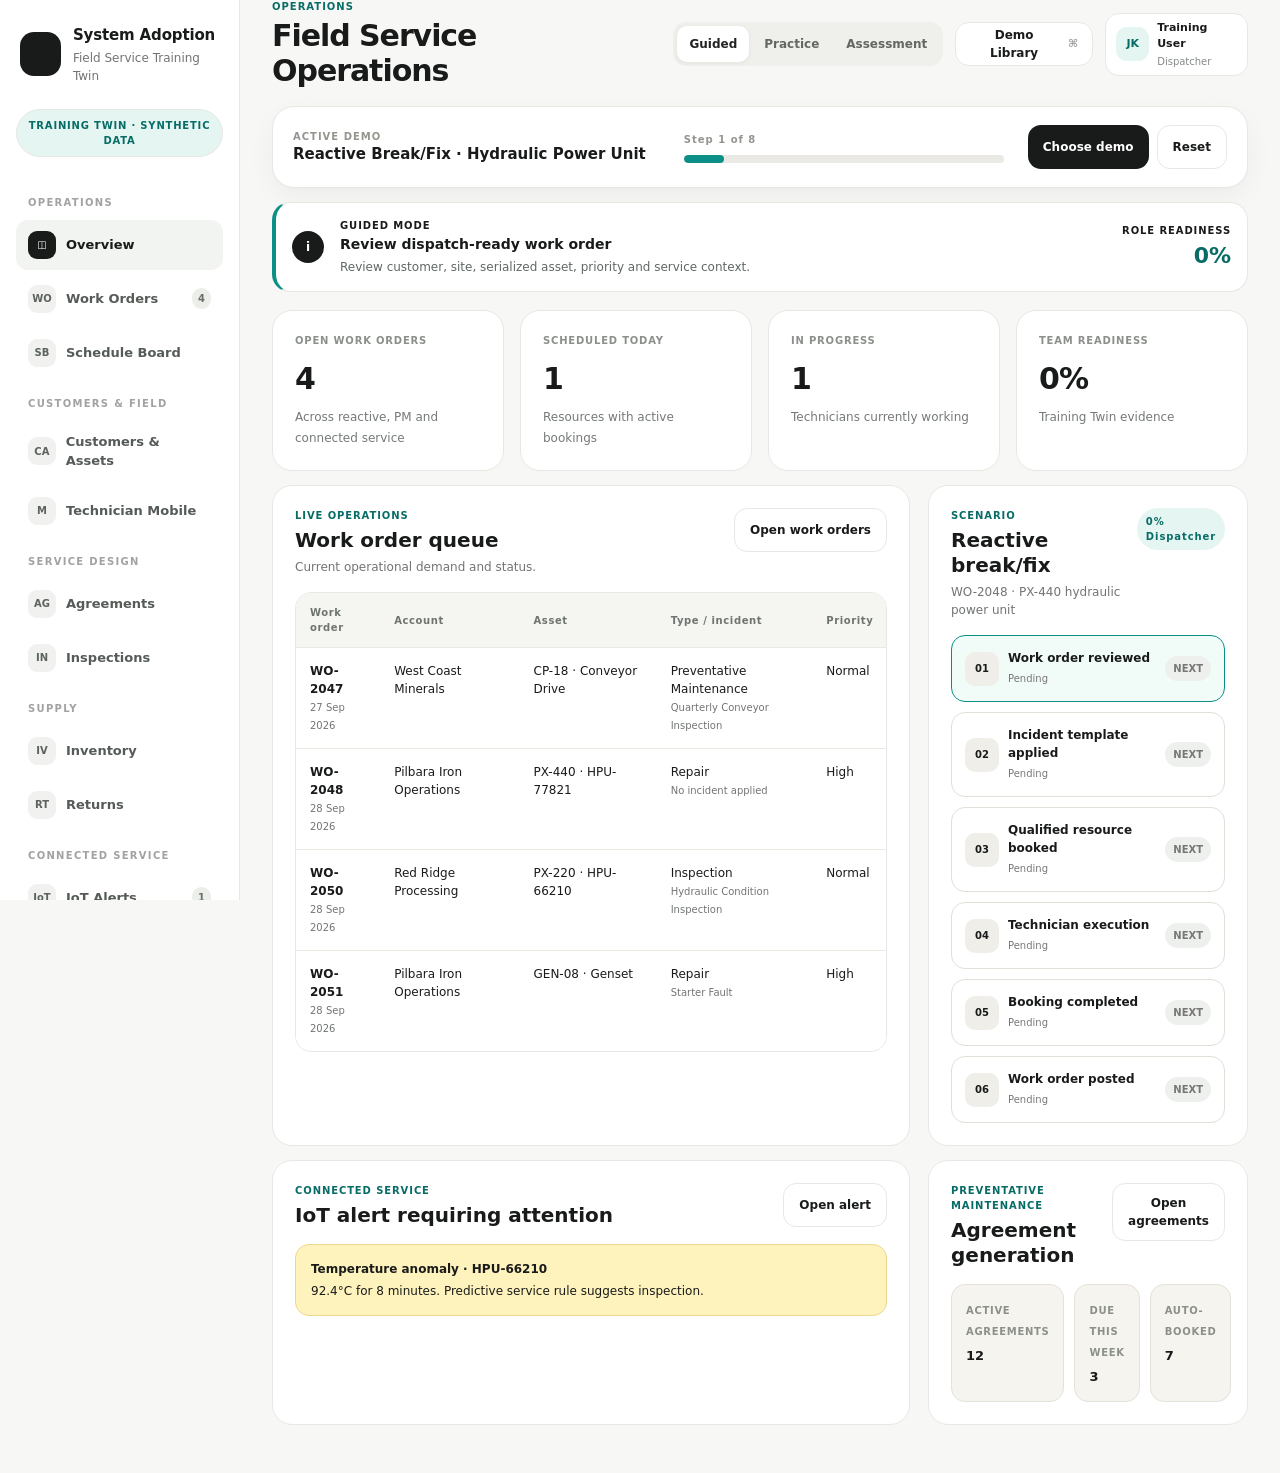
<file: v4/index.html>
<!doctype html>
<html lang="en">
<head>
  <meta charset="utf-8">
  <meta name="viewport" content="width=device-width,initial-scale=1">
  <meta name="description" content="Commercial-quality Dynamics 365 Field Service workflow training twin benchmark demo. Original UI, Microsoft-documented workflow semantics.">
  <title>Field Service Training Twin · Commercial V4</title>
  <link rel="stylesheet" href="style.css">
</head>
<body>
  <div id="app" class="app-shell">
    <aside class="sidebar">
      <div class="brand">
        <div class="brand-mark">SA</div>
        <div><strong>System Adoption</strong><span>Field Service Training Twin</span></div>
      </div>
      <div class="sandbox-badge">TRAINING TWIN · SYNTHETIC DATA</div>
      <nav id="mainNav" aria-label="Main navigation"></nav>
      <div class="sidebar-foot">
        <div class="role-block">
          <span>ACTIVE ROLE</span>
          <select id="roleSelect" aria-label="Active role">
            <option value="dispatcher">Dispatcher</option>
            <option value="technician">Frontline Technician</option>
            <option value="manager">Service Manager</option>
            <option value="inventory">Inventory Manager</option>
          </select>
        </div>
        <a href="../" class="back-link">← Flagship OS demo</a>
      </div>
    </aside>

    <main class="workspace">
      <header class="topbar">
        <div class="page-title">
          <span id="pageEyebrow">OPERATIONS</span>
          <h1 id="pageTitle">Field Service Operations</h1>
        </div>
        <div class="top-actions">
          <div class="mode-switch" role="group" aria-label="Training mode">
            <button type="button" class="mode-btn active" data-mode="guided">Guided</button>
            <button type="button" class="mode-btn" data-mode="practice">Practice</button>
            <button type="button" class="mode-btn" data-mode="assessment">Assessment</button>
          </div>
          <button type="button" class="library-button" id="openCatalog" aria-label="Open demo library"><span>Demo Library</span><b>⌘</b></button>
          <div class="user-chip"><span>JK</span><div><strong>Training User</strong><small id="roleLabel">Dispatcher</small></div></div>
        </div>
      </header>

      <section class="scenario-bar">
        <div>
          <span>ACTIVE DEMO</span>
          <strong id="scenarioName">Reactive Break/Fix · Hydraulic Power Unit</strong>
        </div>
        <div class="scenario-progress">
          <span id="scenarioStepText">Step 1 of 8</span>
          <div class="progress-track"><i id="scenarioProgress"></i></div>
        </div>
        <div class="scenario-actions"><button type="button" class="primary-btn" id="chooseScenario">Choose demo</button><button type="button" class="secondary-btn" id="resetScenario">Reset</button></div>
      </section>

      <section class="coach-strip guided" id="coachStrip">
        <div class="coach-icon">i</div>
        <div><span id="coachMode">GUIDED MODE</span><strong id="coachTitle">Start with a dispatch-ready work order.</strong><p id="coachText">Open WO-2048 and review the customer, serialized asset, incident type and required response.</p></div>
        <div class="readiness-mini"><span>ROLE READINESS</span><strong id="readinessMini">0%</strong></div>
      </section>

      <div id="viewRoot" class="view-root" aria-live="polite"></div>
    </main>
  </div>

  <div id="toast" class="toast" role="status" aria-live="polite"></div>

  <dialog id="workflowDialog" class="workflow-dialog">
    <div class="dialog-head"><div><span>DEMO LIBRARY</span><h2>Choose a scenario or individual workflow</h2><p>Jump straight to the story you want to demonstrate.</p></div><button type="button" id="closeCatalog" aria-label="Close">×</button></div>
    <div id="workflowCatalog" class="workflow-catalog"></div>
  </dialog>

  <script src="app.js"></script>
</body>
</html>
</file>
<file: style.css>
:root{--ink:#22201e;--muted:#6e6a65;--paper:#f6f2ec;--line:#ddd5cb;--teal:#17aaa2;--teald:#0c716c;--mint:#dcf7f2;--lemon:#fff0a8;--orange:#ffd9b4;--pink:#ffd5e7;--lab:#0c0f0f;--lab2:#171b1a}
*{box-sizing:border-box}html{scroll-behavior:smooth}body{margin:0;background:var(--paper);color:var(--ink);font-family:Inter,ui-sans-serif,system-ui,-apple-system,BlinkMacSystemFont,"Segoe UI",sans-serif;line-height:1.45}body.lab-active{overflow:hidden}button,input,select,textarea{font:inherit}button,a{cursor:pointer}a{color:inherit}.outer-shell{max-width:1280px;margin:auto}
.site-header{height:72px;padding:0 max(18px,calc((100vw - 1280px)/2));display:flex;align-items:center;justify-content:space-between;background:rgba(246,242,236,.92);backdrop-filter:blur(18px);border-bottom:1px solid rgba(90,75,60,.12);position:sticky;top:0;z-index:40}.site-brand{display:flex;align-items:center;gap:11px;text-decoration:none}.site-mark{width:40px;height:40px;border-radius:13px;display:grid;place-items:center;background:var(--ink);color:#fff;font-weight:900}.site-brand b,.site-brand small{display:block}.site-brand b{font-size:14px}.site-brand small{font-size:10px;color:var(--muted)}.site-nav{display:flex;align-items:center;gap:20px}.site-nav>a{text-decoration:none;font-size:12px;color:#58534e}.site-cta,.button{border:0;border-radius:13px;font-weight:850}.site-cta{background:var(--ink);color:#fff;padding:10px 14px;font-size:11px}
.sales-hero{padding:88px 24px 62px;display:grid;grid-template-columns:1.45fr .75fr;gap:64px;align-items:end}.kicker,.lab-eyebrow{display:block;font-size:10px;letter-spacing:.14em;font-weight:900;color:var(--teald);margin-bottom:11px}.sales-hero h1{font-size:clamp(46px,7vw,88px);line-height:.96;letter-spacing:-.065em;margin:0}.sales-hero h1 em{font-style:normal;color:var(--teald)}.lede{font-size:19px;line-height:1.55;color:#59534e;max-width:760px;margin:28px 0 0}.hero-actions{display:flex;gap:10px;flex-wrap:wrap;margin-top:28px}.button{padding:14px 18px;font-size:12px;text-decoration:none}.primary-button{background:var(--ink);color:#fff}.secondary-button{background:#fff;border:1px solid var(--line)}.hero-proof{display:flex;gap:20px;flex-wrap:wrap;margin-top:28px;padding-top:22px;border-top:1px solid var(--line);font-size:11px;color:var(--muted)}.hero-proof b{font-size:18px;color:var(--ink);margin-right:4px}.hero-panel{background:var(--ink);color:#fff;border-radius:28px;padding:30px;box-shadow:0 18px 60px rgba(35,28,20,.13)}.panel-label{font-size:9px;letter-spacing:.14em;color:#9de6df;font-weight:900}.hero-panel blockquote{font-size:25px;line-height:1.25;margin:18px 0 28px;font-weight:750;letter-spacing:-.025em}.outcome-list>div{display:grid;grid-template-columns:30px 1fr;column-gap:10px;padding:12px 0;border-top:1px solid #3e403e}.outcome-list span{grid-row:1/3;color:#8edbd5;font-size:10px}.outcome-list b{font-size:12px}.outcome-list small{font-size:10px;color:#aaa}
.logic-strip{margin:14px auto 84px;background:#fff;border:1px solid var(--line);border-radius:22px;padding:20px 24px;display:grid;grid-template-columns:1fr auto 1fr auto 1fr auto 1fr;gap:16px;align-items:center}.logic-strip>div span,.pilot-card>span{display:block;font-size:8px;letter-spacing:.13em;color:var(--teald);font-weight:900}.logic-strip b{display:block;font-size:12px;margin:3px 0}.logic-strip small{font-size:10px;color:var(--muted)}.logic-strip i{font-style:normal;color:#aaa}
.lab-section{background:var(--lab);padding:58px 24px 68px;position:relative}.lab-intro{color:#fff;display:flex;justify-content:space-between;gap:36px;align-items:end;margin-bottom:24px}.kicker-dark,.lab-eyebrow{color:#84e2db}.lab-intro h2{font-size:clamp(32px,5vw,56px);line-height:1.03;letter-spacing:-.04em;margin:0;max-width:850px}.lab-intro p{color:#aeb5b2;max-width:740px}.lab-key{text-align:right}.status-live{font-size:11px;font-weight:900;letter-spacing:.08em}.status-live i{display:inline-block;width:8px;height:8px;border-radius:50%;background:#63dd89;box-shadow:0 0 0 5px rgba(99,221,137,.1);margin-right:8px}.lab-key small{display:block;color:#7e8883;font-size:9px;margin-top:4px}
.lab-stage{max-width:1460px;margin:auto}.lab-browser{border-radius:22px;overflow:hidden;border:1px solid #39403e;background:#111514;box-shadow:0 42px 110px rgba(0,0,0,.45)}.lab-browser-bar{height:48px;display:grid;grid-template-columns:90px 1fr auto;align-items:center;background:#080b0b;border-bottom:1px solid #2e3432;padding:0 14px;color:#a6adaa}.browser-dots{display:flex;gap:6px}.browser-dots i{width:9px;height:9px;border-radius:50%;background:#46504c}.browser-dots i:nth-child(1){background:#d8756c}.browser-dots i:nth-child(2){background:#d8b95d}.browser-dots i:nth-child(3){background:#6bc889}.browser-address{justify-self:center;min-width:360px;max-width:620px;width:56%;background:#161a19;border:1px solid #2e3432;border-radius:9px;padding:6px 12px;text-align:center;font-size:9px}.browser-address span{color:#75d9d2;font-weight:900;margin-right:8px}.browser-actions{display:flex;align-items:center;gap:8px}.sandbox-badge{font-size:8px;font-weight:900;color:#e0c15c;background:#282513;border:1px solid #4a4324;border-radius:999px;padding:5px 8px}.lab-exit{display:none;border:1px solid #48504d;background:#202523;color:#fff;border-radius:9px;padding:6px 9px;font-size:9px;font-weight:850}
.lab-product-header{height:64px;display:flex;align-items:center;justify-content:space-between;padding:0 20px;background:#151918;color:#fff;border-bottom:1px solid #303634}.lab-product-header strong{font-size:13px}.lab-eyebrow{font-size:8px;margin-bottom:3px}.lab-header-actions{display:flex;gap:8px}.lab-small-button,.lab-enter{border-radius:10px;padding:8px 11px;font-size:9px;font-weight:850}.lab-small-button{border:1px solid #3d4442;background:#202523;color:#cdd2cf}.lab-enter{border:0;background:var(--lemon);color:#312e1f}
.lab-workspace{display:grid;grid-template-columns:260px minmax(0,1fr) 280px;gap:12px;padding:12px;background:#0f1312;min-height:690px}.lab-panel{border:1px solid #333a37;border-radius:15px}.sidebar,.coach{padding:18px;background:#171b1a;color:#eff2ef}.side-head h2,.coach-head h2{font-size:19px;margin:0}.side-head p,.coach-head p{font-size:11px;color:#8f9894}.mode-box{margin-top:16px;padding:12px;background:#101413;border:1px solid #2c3330;border-radius:13px}.mode-box>label{font-size:9px;font-weight:850;color:#bcc2bf}.segmented{display:grid;grid-template-columns:repeat(3,1fr);gap:3px;margin-top:7px;background:#252b28;padding:3px;border-radius:9px}.mode{border:0;background:transparent;color:#8f9894;padding:7px 4px;border-radius:7px;font-size:9px;font-weight:800}.mode.active{background:#f3f6f4;color:#171a19}.mode-box small{display:block;color:#747d79;font-size:8px;margin-top:7px}.workflow-nav{display:grid;gap:7px;margin-top:14px}.workflow-item{display:grid;grid-template-columns:24px 1fr 9px;gap:8px;text-align:left;align-items:start;border:1px solid transparent;background:transparent;color:#c7cdca;padding:10px;border-radius:11px}.workflow-item.active{background:#202a27;border-color:#36534e;color:#fff}.workflow-item:hover{background:#1e2321}.wf-num{font-size:8px;color:#70d6cf;font-weight:900}.workflow-item strong{display:block;font-size:10px}.workflow-item small{display:block;font-size:8px;color:#76807b}.status-dot{width:8px;height:8px;border-radius:50%;background:#3b423f;margin-top:3px}.status-dot.done{background:#54d49a}.readiness-mini{margin-top:18px;border-top:1px solid #313735;padding-top:14px}.readiness-mini span,.readiness-mini small{display:block}.readiness-mini span{font-size:8px;color:#777f7b;font-weight:900}.readiness-mini strong{font-size:30px}.readiness-mini small{font-size:8px;color:#7b8580}
.system{overflow:hidden;background:#fbfbfa;color:#252525}.system-top{height:56px;padding:0 16px;background:#282c2b;color:#fff;display:flex;align-items:center;justify-content:space-between}.system-brand{display:flex;align-items:center;gap:9px}.system-logo{width:30px;height:30px;border-radius:9px;background:var(--teal);display:grid;place-items:center;font-size:11px;font-weight:900}.system-brand strong,.system-brand small{display:block}.system-brand strong{font-size:11px}.system-brand small{font-size:8px;color:#acb3af}.system-meta{display:flex;gap:6px}.system-meta span{font-size:8px;border:1px solid #4a504e;padding:4px 6px;border-radius:999px;color:#c3c8c5}.system-body{display:grid;grid-template-columns:116px 1fr;min-height:632px}.app-nav{background:#eee;display:flex;flex-direction:column;gap:4px;padding:10px 7px;border-right:1px solid #ddd}.app-nav-item{border:0;background:transparent;text-align:left;padding:8px;border-radius:8px;font-size:9px;color:#696969}.app-nav-item.active{background:#fff;color:#222;font-weight:850;border:1px solid #d9d9d9}.app-main{padding:20px 22px;display:flex;flex-direction:column;min-width:0}.breadcrumb{font-size:9px;color:#888}.app-heading{display:flex;justify-content:space-between;gap:20px;align-items:flex-start;margin-top:9px}.app-heading h2{font-size:24px;margin:0}.app-heading p{font-size:10px;color:#777;margin:4px 0}.pill{background:var(--orange);padding:6px 9px;border-radius:999px;font-size:9px;font-weight:850}.learning-callout{display:flex;gap:9px;padding:11px;background:var(--lemon);border:1px solid #ead98e;border-radius:12px;margin:11px 0 15px}.callout-icon{width:20px;height:20px;border-radius:50%;background:#272727;color:#fff;display:grid;place-items:center;font-size:10px;font-weight:900}.learning-callout strong{display:block;font-size:10px}.learning-callout p{font-size:9px;color:#5e5633;margin:2px 0 0}
.mode-banner{display:flex;align-items:flex-start;gap:10px;margin:12px 0 10px;padding:10px 12px;border-radius:11px;border:1px solid #d9ddd9;background:#f6f8f7}.mode-banner span{flex:0 0 auto;font-size:8px;letter-spacing:.1em;font-weight:900;border-radius:999px;padding:5px 7px;background:#e8eeeb;color:#41504a}.mode-banner p{margin:2px 0 0;font-size:9px;line-height:1.45;color:#59625e}.mode-banner.guided{border-color:#b8ded9;background:#f2fbf9}.mode-banner.guided span{background:#d9f5f1;color:#176d68}.mode-banner.practice{border-color:#e5d89e;background:#fffbea}.mode-banner.practice span{background:#fff0a8;color:#5e5220}.mode-banner.assessment{border-color:#e7b7ca;background:#fff3f7}.mode-banner.assessment span{background:#ffd5e7;color:#6b2e48}.coach.assessment-hidden .coach-card,.coach.assessment-hidden .assessment-btn,.coach.assessment-hidden .evidence-box{display:none}.coach.assessment-hidden .coach-head p{display:none}.coach.assessment-hidden::after{content:"Coaching is locked during assessment. Complete the workflow from the case brief and your own judgement.";display:block;margin-top:14px;padding:14px;border-radius:12px;border:1px dashed #5e6964;background:#111614;color:#aab5b0;font-size:9px;line-height:1.5}.coach.practice-muted .coach-card{opacity:.62}.assessment-input{box-shadow:0 0 0 2px rgba(255,213,231,.16)}
.form-grid{display:grid;grid-template-columns:repeat(2,minmax(0,1fr));gap:12px}.field{display:grid;gap:5px}.field.full{grid-column:1/-1}.field label{font-size:9px;font-weight:850;color:#555}.field input,.field select,.field textarea{width:100%;border:1px solid #cecece;background:#fff;border-radius:9px;padding:9px 10px;font-size:10px;outline:none}.field input:focus,.field select:focus,.field textarea:focus{border-color:var(--teal);box-shadow:0 0 0 3px rgba(24,170,162,.12)}.field textarea{min-height:78px;resize:vertical}.field-help{font-size:8px;color:#888}.field-error{border-color:#e98ba9!important;background:#fff7fa!important}.field-success{border-color:#7bcfc8!important;background:#f6fffd!important}.inline-check{display:flex;align-items:flex-start;gap:8px;padding:11px;background:#f4f4f3;border-radius:10px;border:1px solid #ddd}.inline-check strong{display:block;font-size:9px}.inline-check span{display:block;font-size:8px;color:#777}.summary-box{padding:14px;border:1px solid #ddd;border-radius:12px;background:#f8f8f7}.summary-grid{display:grid;grid-template-columns:repeat(2,1fr);gap:10px}.summary-grid div{padding:9px;background:#fff;border:1px solid #e2e2e2;border-radius:9px}.summary-grid span{display:block;font-size:8px;color:#888}.summary-grid strong{font-size:9px}.success-panel{padding:22px;text-align:center;border:1px solid #a8ded8;background:var(--mint);border-radius:14px}.big-check{width:48px;height:48px;border-radius:50%;background:var(--teal);color:#fff;display:grid;place-items:center;margin:0 auto 10px;font-size:21px;font-weight:900}.success-panel h3{margin:0}.success-panel p{font-size:9px;color:#48635f}.system-footer{margin-top:auto;padding-top:16px;display:grid;grid-template-columns:auto 1fr auto;align-items:center;gap:10px}.ghost,.primary,.assessment-btn{border:0;border-radius:10px;padding:9px 12px;font-size:9px;font-weight:850}.primary{background:#222;color:#fff}.ghost{background:#fff;border:1px solid #d3d3d3}.step-dots{display:flex;justify-content:center;gap:5px}.step-dot{width:6px;height:6px;border-radius:50%;background:#ddd}.step-dot.active{background:#222}.step-dot.done{background:var(--teal)}
.coach{display:flex;flex-direction:column;gap:10px}.coach-card{padding:12px;background:#202523;border:1px solid #303835;border-radius:11px}.coach-card.warning{background:#29231b;border-color:#483d2c}.coach-card.success{background:#172622;border-color:#285047}.coach-label{font-size:8px;letter-spacing:.08em;font-weight:900;color:#89918d}.coach-card p{font-size:9px;color:#d0d5d2;margin:4px 0 0}.assessment-btn{background:#f6cee0;color:#4f2839}.evidence-box{margin-top:auto;border-top:1px solid #303634;padding-top:10px;display:grid;gap:5px}.evidence-box div{display:flex;justify-content:space-between;font-size:8px}.evidence-box span{color:#727a76}
.lab-stage.fullscreen{position:fixed;inset:0;z-index:100;background:#080b0b;padding:12px;overflow:auto}.lab-stage.fullscreen .lab-browser{min-height:calc(100vh - 24px);border-radius:14px}.lab-stage.fullscreen .lab-exit{display:inline-block}.lab-stage.fullscreen .lab-enter{display:none}.lab-stage.fullscreen .lab-workspace{min-height:calc(100vh - 148px)}
.deliverables-section{padding:92px 24px 50px}.section-heading{display:grid;grid-template-columns:1.2fr .8fr;gap:40px;align-items:end;margin-bottom:24px}.section-heading h2,.pilot-section h2{font-size:clamp(34px,5vw,58px);line-height:1.04;letter-spacing:-.045em;margin:0}.section-heading p,.pilot-section p{color:var(--muted)}.deliverable-grid{display:grid;grid-template-columns:repeat(4,1fr);gap:10px}.deliverable-grid article{background:#fff;border:1px solid var(--line);border-radius:18px;padding:20px;min-height:155px}.deliverable-grid b{font-size:9px;color:var(--teald)}.deliverable-grid h3{font-size:14px;margin:16px 0 7px}.deliverable-grid p{font-size:10px;color:var(--muted);margin:0}.pilot-section{padding:48px 24px 100px;display:grid;grid-template-columns:1.25fr .75fr;gap:40px;align-items:center}.pilot-card{background:#fff;border:1px solid var(--line);border-radius:22px;padding:25px;box-shadow:0 18px 55px rgba(35,28,20,.08)}.pilot-card strong,.pilot-card small{display:block}.pilot-card strong{font-size:35px;margin:4px 0}.pilot-card small{font-size:10px;color:var(--muted);margin-bottom:15px}
.drawer-backdrop,.modal-backdrop{position:fixed;inset:0;background:rgba(0,0,0,.42);z-index:110;opacity:0;pointer-events:none;transition:.2s}.drawer-backdrop.open,.modal-backdrop.open{opacity:1;pointer-events:auto}.drawer{position:fixed;right:0;top:0;width:min(440px,94vw);height:100%;background:#fff;z-index:120;padding:24px;transform:translateX(100%);transition:.22s;box-shadow:-20px 0 60px rgba(0,0,0,.2)}.drawer.open{transform:translateX(0)}.drawer-head,.quiz-head{display:flex;justify-content:space-between;align-items:flex-start}.drawer-head h2,.quiz-head h2{margin:0}.icon-btn{width:36px;height:36px;border:1px solid var(--line);background:#fff;border-radius:11px;font-size:20px}.drawer-note{margin-top:18px;padding:14px;background:var(--mint);border-radius:13px;font-size:11px}.drawer-list{display:grid;gap:8px;margin-top:16px}.drawer-list a{display:flex;gap:12px;padding:12px;border:1px solid var(--line);border-radius:13px;text-decoration:none}.drawer-list>a>span{color:var(--teald);font-size:9px;font-weight:900}.drawer-list strong,.drawer-list small{display:block}.drawer-list strong{font-size:11px}.drawer-list small{font-size:9px;color:var(--muted)}.quiz-modal{position:fixed;z-index:130;left:50%;top:50%;transform:translate(-50%,-47%) scale(.98);width:min(620px,92vw);max-height:86vh;overflow:auto;background:#fff;border-radius:20px;padding:24px;opacity:0;pointer-events:none;transition:.2s;box-shadow:0 30px 80px rgba(0,0,0,.3)}.quiz-modal.open{opacity:1;pointer-events:auto;transform:translate(-50%,-50%) scale(1)}.quiz-modal fieldset{border:0;padding:0;margin:18px 0}.quiz-modal legend{font-size:12px;font-weight:850;margin-bottom:8px}.quiz-modal label{display:block;padding:9px 10px;border:1px solid var(--line);border-radius:9px;margin:5px 0;font-size:10px}.full{width:100%}.quiz-result{display:none;margin-top:10px;padding:11px;border-radius:10px;font-size:10px}.quiz-result.pass{display:block;background:var(--mint);color:#195c57}.quiz-result.fail{display:block;background:var(--pink);color:#6d2f47}
@media(max-width:1180px){.sales-hero{grid-template-columns:1fr}.hero-panel{max-width:620px}.lab-workspace{grid-template-columns:220px 1fr}.coach{grid-column:1/-1;display:grid;grid-template-columns:repeat(3,1fr)}.coach-head,.assessment-btn,.evidence-box{grid-column:1/-1}.deliverable-grid{grid-template-columns:repeat(2,1fr)}}
@media(max-width:780px){.site-header{height:62px;padding:0 14px}.site-brand small,.site-nav>a{display:none}.sales-hero{padding:56px 16px 44px;gap:28px}.sales-hero h1{font-size:47px}.lede{font-size:15px}.logic-strip{margin:0 12px 54px;grid-template-columns:1fr;gap:7px}.logic-strip i{transform:rotate(90deg);justify-self:center}.lab-section{padding:42px 10px}.lab-intro{padding:0 7px;display:block}.lab-key{text-align:left;margin-top:18px}.lab-browser-bar{grid-template-columns:54px 1fr auto}.browser-address{min-width:0;width:100%;overflow:hidden;white-space:nowrap;text-overflow:ellipsis}.sandbox-badge{display:none}.lab-product-header{height:auto;padding:12px}.lab-workspace{grid-template-columns:1fr;padding:7px}.sidebar{order:1}.system{order:2;min-height:680px}.coach{order:3;display:flex}.system-body{grid-template-columns:1fr;min-height:620px}.app-nav{display:none}.app-main{padding:15px}.form-grid,.summary-grid{grid-template-columns:1fr}.field.full{grid-column:1}.section-heading,.pilot-section{grid-template-columns:1fr}.deliverables-section{padding:68px 16px 36px}.deliverable-grid{grid-template-columns:1fr 1fr}.pilot-section{padding:36px 16px 70px}.lab-stage.fullscreen{padding:0}.lab-stage.fullscreen .lab-browser{border-radius:0;border:0}.lab-stage.fullscreen .lab-browser-bar{position:sticky;top:0;z-index:5}}
@media(max-width:480px){.sales-hero h1{font-size:39px}.deliverable-grid{grid-template-columns:1fr}.lab-header-actions .lab-small-button{display:none}.browser-dots{display:none}.lab-browser-bar{grid-template-columns:1fr auto}.app-heading h2{font-size:20px}}
</file>
<file: v3/style.css>
:root{
  --ink:#1f2422;
  --muted:#6b716e;
  --paper:#f6f4ef;
  --card:#fffdf9;
  --line:#dedbd3;
  --teal:#18a59d;
  --teal-d:#0f6f6a;
  --mint:#dff7f2;
  --lemon:#fff1a9;
  --orange:#ffd8b2;
  --pink:#ffdbe9;
  --charcoal:#202421;
  --dark-2:#2b302d;
  --soft:#ece9e1;
  --shadow:0 18px 50px rgba(31,36,34,.08);
}
*{box-sizing:border-box}
body{margin:0;background:var(--paper);color:var(--ink);font-family:Inter,ui-sans-serif,system-ui,-apple-system,BlinkMacSystemFont,"Segoe UI",sans-serif;line-height:1.4}
button{font:inherit;cursor:pointer}
button:disabled{cursor:not-allowed;opacity:.45}
.page-shell{max-width:1560px;margin:0 auto;padding:26px}
.hero{display:grid;grid-template-columns:minmax(0,1.4fr) minmax(280px,.6fr);gap:28px;align-items:end;padding:26px 0 20px}
.eyebrow,.stage-kicker,.mini-label{font-size:11px;font-weight:900;letter-spacing:.14em;color:var(--teal-d)}
.hero h1{margin:8px 0 12px;font-size:clamp(38px,6vw,74px);line-height:.96;letter-spacing:-.055em}.hero h1 span{color:var(--teal-d)}
.hero-sub{max-width:860px;color:#555d59;font-size:18px;margin:0}
.north-star{border-left:5px solid var(--teal);padding:4px 0 4px 18px}.north-star span{display:block;font-size:10px;font-weight:900;letter-spacing:.12em;color:var(--teal-d)}.north-star strong{display:block;margin-top:5px;font-size:24px;line-height:1.1}
.flow-strip{display:flex;align-items:center;gap:10px;flex-wrap:wrap;padding:12px 16px;border:1px solid var(--line);border-radius:16px;background:#fff}.flow-strip div{display:flex;align-items:center;gap:7px}.flow-strip b{width:24px;height:24px;border-radius:999px;background:var(--mint);display:grid;place-items:center;font-size:10px;color:var(--teal-d)}.flow-strip span{font-size:10px;font-weight:900;letter-spacing:.08em}.flow-strip i{font-style:normal;color:#a0a59f}
.stage-grid{display:grid;grid-template-columns:1.05fr .9fr 1.05fr;gap:16px;margin-top:18px;align-items:stretch}.stage{border:1px solid var(--line);border-radius:22px;background:var(--card);box-shadow:var(--shadow);overflow:hidden;display:flex;flex-direction:column;min-width:0}.stage-head{display:flex;justify-content:space-between;gap:12px;padding:18px 18px 14px;border-bottom:1px solid var(--line)}.stage-head h2{margin:3px 0 2px;font-size:20px}.stage-head p{margin:0;color:var(--muted);font-size:11px}.status-pill{align-self:flex-start;font-size:9px;font-weight:900;letter-spacing:.08em;padding:6px 8px;border-radius:999px;background:#eeeeea;color:#5d625f;white-space:nowrap}.status-pill.live{background:var(--mint);color:var(--teal-d)}.status-pill.done{background:var(--lemon);color:#594f18}.status-pill.error{background:var(--pink);color:#74364f}
.live-stage{background:#fdfbf6}.browser-frame{margin:16px;border-radius:16px;overflow:hidden;border:1px solid #4a4f4c;background:var(--charcoal);box-shadow:0 18px 36px rgba(20,24,22,.18)}.browser-top{height:38px;display:flex;align-items:center;gap:6px;padding:0 10px;background:#171a18;color:#aeb4b1}.browser-top>span{width:8px;height:8px;border-radius:50%;background:#777}.browser-top>span:nth-child(1){background:#f69aa8}.browser-top>span:nth-child(2){background:#f3cd72}.browser-top>span:nth-child(3){background:#72caa4}.browser-top>div{margin-left:6px;flex:1;padding:5px 8px;border-radius:7px;background:#262a27;font-size:9px;color:#b8bfbb}.system-layout{display:grid;grid-template-columns:88px 1fr;min-height:505px}.mini-nav{background:#232724;border-right:1px solid #3c423e;padding:12px 8px;display:flex;flex-direction:column;gap:6px;color:#aeb5b1}.mini-nav b{width:36px;height:36px;border-radius:11px;background:var(--teal);color:white;display:grid;place-items:center;margin-bottom:10px}.mini-nav span{font-size:9px;padding:8px 7px;border-radius:7px}.mini-nav span.active{background:#3a403c;color:white;font-weight:800}.system-main{background:#faf9f6;padding:17px}.system-title-row{display:flex;justify-content:space-between;align-items:flex-start;gap:12px;margin-bottom:14px}.system-title-row small{font-size:8px;color:#8a908c;font-weight:900;letter-spacing:.08em}.system-title-row h3{margin:2px 0;font-size:20px}.role-chip{font-size:8px;border:1px solid var(--line);padding:5px 7px;border-radius:999px;background:white}.field-block{display:grid;gap:5px;margin-bottom:10px}.field-block label{font-size:9px;font-weight:900;color:#5d635f}.field-button{width:100%;border:1px solid #d5d6d0;background:white;border-radius:10px;padding:10px;text-align:left;font-size:11px;color:#2b302d}.field-button.tall{min-height:60px}.field-block.completed .field-button{border-color:#8bd3cd;background:#f2fffc}.field-block.current .field-button{outline:3px solid rgba(24,165,157,.15);border-color:var(--teal)}.submit-job{width:100%;margin-top:5px;border:0;border-radius:11px;background:var(--ink);color:white;font-weight:850;padding:11px}.stage-actions{display:flex;gap:8px;padding:0 16px 12px}.primary,.secondary{border:0;border-radius:12px;padding:10px 13px;font-weight:850}.primary{background:var(--ink);color:white}.primary:hover:not(:disabled){background:#000}.secondary{background:white;color:var(--ink);border:1px solid var(--line)}.wide{margin:14px 16px 16px;width:calc(100% - 32px)}.stage-note{font-size:9px;color:#777e79;padding:0 17px 16px;margin:0}
.graph-stage{background:#f2f3ee}.graph-canvas{margin:16px;min-height:380px;border:1px dashed #c5c9c3;border-radius:16px;background:#fff;position:relative;padding:14px}.graph-empty{height:350px;display:grid;place-items:center;align-content:center;text-align:center;color:#7a817c}.graph-empty span{font-size:35px;color:var(--teal)}.graph-empty strong{margin-top:7px;font-size:13px}.graph-empty p{font-size:10px;margin:4px 0}.graph-node{display:grid;grid-template-columns:30px 1fr;gap:9px;align-items:center;padding:10px;border:1px solid var(--line);background:white;border-radius:12px;margin-bottom:9px;animation:nodeIn .3s ease}.graph-node b{width:30px;height:30px;border-radius:10px;background:var(--mint);display:grid;place-items:center;color:var(--teal-d);font-size:10px}.graph-node small{display:block;font-size:8px;color:#888}.graph-node strong{font-size:11px}.graph-line{height:10px;border-left:2px solid #bbb;margin-left:15px}.inference-card{margin:0 16px 2px;padding:13px;border-radius:14px;background:var(--lemon);border:1px solid #eadc8b}.inference-grid{display:grid;grid-template-columns:1fr 1fr;gap:8px;margin-top:7px}.inference-grid div{padding:8px;background:rgba(255,255,255,.56);border-radius:9px}.inference-grid span{display:block;font-size:7px;font-weight:900;color:#73661f}.inference-grid strong{font-size:9px;display:block;margin-top:2px}
.twin-stage{background:#fff}.twin-placeholder{margin:16px;min-height:506px;border:1px dashed #c4c9c4;border-radius:16px;display:grid;place-items:center;align-content:center;text-align:center;color:#727974;background:#fbfbf8}.twin-orbit{width:70px;height:70px;border-radius:50%;display:grid;place-items:center;background:var(--mint);font-size:30px;color:var(--teal-d);margin-bottom:12px}.twin-placeholder strong{font-size:14px}.twin-placeholder p{font-size:10px;max-width:280px}.twin-app{margin:16px;border:1px solid var(--line);border-radius:16px;overflow:hidden;min-height:506px;background:#fdfdfb}.mode-tabs{display:grid;grid-template-columns:repeat(3,1fr);background:#eceeea;padding:4px;gap:4px}.mode-tab{border:0;background:transparent;border-radius:9px;padding:8px 5px;font-size:9px;font-weight:900}.mode-tab.active{background:white;box-shadow:0 1px 4px rgba(0,0,0,.08)}.twin-content{padding:15px}.guide-banner{border-radius:12px;padding:11px;background:var(--mint);font-size:10px;margin-bottom:12px}.guide-banner.practice{background:var(--lemon)}.guide-banner.assessment{background:var(--pink)}.twin-step{padding:10px;border:1px solid var(--line);border-radius:11px;margin-bottom:8px;background:white}.twin-step span{font-size:8px;color:#888}.twin-step strong{display:block;font-size:11px;margin-top:2px}.twin-step p{font-size:9px;color:#666;margin:4px 0 0}.practice-question{padding:12px;border:1px solid var(--line);border-radius:12px;margin-bottom:10px}.practice-question strong{font-size:11px}.choice-list{display:grid;gap:6px;margin-top:8px}.choice-btn{border:1px solid var(--line);background:white;border-radius:9px;padding:8px;text-align:left;font-size:9px}.choice-btn.selected{border-color:var(--teal);background:var(--mint)}.assessment-submit{width:100%;border:0;border-radius:10px;padding:10px;background:var(--ink);color:white;font-weight:850;margin-top:5px}.assessment-result{margin-top:10px;padding:10px;border-radius:10px;font-size:10px}.assessment-result.pass{background:var(--mint);color:var(--teal-d)}.assessment-result.fail{background:var(--pink);color:#7a3852}
.control-deck{display:grid;grid-template-columns:.8fr 1.2fr;gap:16px;margin-top:16px}.readiness-card,.change-watch{border:1px solid var(--line);border-radius:18px;background:white;padding:17px}.readiness-top{display:flex;justify-content:space-between;gap:12px;align-items:center}.readiness-top strong{display:block;font-size:22px;margin-top:4px}.readiness-ring{width:68px;height:68px;border-radius:50%;background:conic-gradient(var(--teal) 0deg,#e6e8e4 0);display:grid;place-items:center;position:relative}.readiness-ring:after{content:"";position:absolute;inset:7px;background:white;border-radius:50%}.readiness-ring span{position:relative;z-index:2;font-size:12px;font-weight:900}.readiness-card p,.change-watch p{font-size:10px;color:#707773;margin:8px 0 0}.change-watch{display:flex;justify-content:space-between;align-items:center;gap:14px}.change-watch strong{display:block;font-size:17px;margin-top:3px}
.impact-panel{margin-top:16px;border:1px solid #e3d279;border-radius:18px;background:#fffaf0;padding:18px}.impact-head{display:flex;justify-content:space-between;gap:20px;align-items:center}.impact-head h2{margin:4px 0 3px;font-size:22px}.impact-head p{margin:0;color:#6f6751;font-size:10px}.impact-grid{display:grid;grid-template-columns:repeat(4,1fr);gap:10px;margin-top:14px}.impact-grid div{padding:12px;background:white;border:1px solid #e6dfca;border-radius:12px}.impact-grid span{font-size:8px;color:#99892b;font-weight:900}.impact-grid strong{display:block;font-size:11px;margin:4px 0}.impact-grid small{font-size:8px;color:#777}.regen-result{margin-top:12px;padding:11px;background:var(--mint);border-radius:10px;color:var(--teal-d);font-size:10px;font-weight:850}
footer{margin:18px 0 10px;padding-top:16px;border-top:1px solid var(--line);display:flex;justify-content:space-between;gap:16px;color:#646a66}footer strong{display:block;font-size:11px;letter-spacing:.12em}footer span{font-size:9px}.footer-line{font-size:9px;font-weight:900;letter-spacing:.08em}
@keyframes nodeIn{from{opacity:0;transform:translateY(6px)}to{opacity:1;transform:none}}
@media (prefers-reduced-motion:reduce){*{animation:none!important;scroll-behavior:auto!important}}
@media (max-width:1180px){.stage-grid{grid-template-columns:1fr}.stage{min-height:auto}.browser-frame,.graph-canvas,.twin-placeholder,.twin-app{min-height:auto}.graph-empty{height:220px}.control-deck{grid-template-columns:1fr}.impact-grid{grid-template-columns:1fr 1fr}}
@media (max-width:720px){.page-shell{padding:14px}.hero{grid-template-columns:1fr}.hero h1{font-size:42px}.north-star strong{font-size:19px}.flow-strip{gap:7px}.flow-strip i{display:none}.flow-strip div{width:calc(50% - 4px)}.stage-head{align-items:flex-start}.system-layout{grid-template-columns:64px 1fr}.mini-nav span{font-size:8px}.inference-grid{grid-template-columns:1fr}.change-watch,.impact-head{flex-direction:column;align-items:flex-start}.impact-grid{grid-template-columns:1fr}.stage-actions{flex-wrap:wrap}.stage-actions button{flex:1}.control-deck{margin-top:12px}footer{flex-direction:column}}
</file>
<file: v4/style.css>
:root{
  --bg:#f4f2ed;
  --panel:#fffdf9;
  --panel-2:#f8f6f1;
  --ink:#222522;
  --muted:#70756f;
  --line:#ddd9d0;
  --charcoal:#1e2220;
  --charcoal-2:#2b302d;
  --teal:#1aa29a;
  --teal-dark:#0d6d68;
  --mint:#ddf5f0;
  --lemon:#fff0a8;
  --orange:#ffd7b2;
  --pink:#ffd8e7;
  --red:#b64d5e;
  --green:#2b8a70;
  --blue:#4d76a7;
  --shadow:0 14px 40px rgba(31,35,32,.08);
  --radius:18px;
}
*{box-sizing:border-box}
html{background:var(--bg)}
body{margin:0;color:var(--ink);background:var(--bg);font-family:Inter,ui-sans-serif,system-ui,-apple-system,BlinkMacSystemFont,"Segoe UI",sans-serif;line-height:1.4}
button,select,input,textarea{font:inherit}
button{cursor:pointer}
button:disabled{cursor:not-allowed;opacity:.45}
a{color:inherit}
.app-shell{min-height:100vh;display:grid;grid-template-columns:250px minmax(0,1fr)}
.sidebar{background:var(--charcoal);color:#f7f7f4;padding:18px 14px;display:flex;flex-direction:column;gap:18px;border-right:1px solid #121513;position:sticky;top:0;height:100vh;overflow:auto}
.brand{display:flex;align-items:center;gap:11px;padding:4px 5px}
.brand-mark{width:40px;height:40px;border-radius:13px;background:var(--teal);display:grid;place-items:center;font-weight:900;letter-spacing:.03em}
.brand strong{display:block;font-size:13px}.brand span{display:block;font-size:9px;color:#adb6b1;margin-top:2px}
.sandbox-badge{padding:7px 9px;border:1px solid #4b544f;border-radius:999px;color:#a9dcd6;font-size:8px;font-weight:900;letter-spacing:.11em;text-align:center}
#mainNav{display:grid;gap:5px}
.nav-section-label{font-size:8px;color:#78817c;font-weight:900;letter-spacing:.13em;padding:12px 10px 5px}
.nav-btn{border:0;background:transparent;color:#bdc5c0;border-radius:11px;padding:10px 11px;text-align:left;display:flex;align-items:center;gap:10px;font-size:11px}
.nav-btn b{width:23px;height:23px;border-radius:8px;background:#323834;display:grid;place-items:center;color:#d8dfdb;font-size:10px}
.nav-btn.active,.nav-btn:hover{background:#343b37;color:#fff}.nav-btn.active b{background:var(--teal);color:#fff}
.nav-count{margin-left:auto;font-size:8px;background:#4a514d;border-radius:999px;padding:3px 6px}
.sidebar-foot{margin-top:auto;display:grid;gap:12px}
.role-block{background:#292e2b;border:1px solid #3a403d;border-radius:13px;padding:10px}
.role-block span{display:block;font-size:8px;color:#89938d;font-weight:900;letter-spacing:.09em;margin-bottom:6px}
.role-block select{width:100%;background:#1f2321;color:#fff;border:1px solid #414844;border-radius:9px;padding:8px;font-size:10px}
.back-link{font-size:9px;color:#96a09a;text-decoration:none;padding:0 6px}.back-link:hover{color:#fff}
.workspace{min-width:0;padding:0 22px 34px}
.topbar{height:78px;display:flex;align-items:center;justify-content:space-between;gap:16px;border-bottom:1px solid var(--line);position:sticky;top:0;z-index:20;background:rgba(244,242,237,.94);backdrop-filter:blur(14px)}
.page-title span{display:block;font-size:8px;letter-spacing:.13em;font-weight:900;color:var(--teal-dark)}.page-title h1{margin:3px 0 0;font-size:24px;letter-spacing:-.02em}
.top-actions{display:flex;align-items:center;gap:10px}
.mode-switch{display:flex;background:#e9e6df;border-radius:11px;padding:3px;gap:3px}
.mode-btn{border:0;background:transparent;padding:7px 10px;border-radius:8px;font-size:9px;font-weight:850;color:#626862}.mode-btn.active{background:#fff;color:#222;box-shadow:0 2px 8px rgba(0,0,0,.08)}
.icon-button{width:36px;height:36px;border:1px solid var(--line);border-radius:11px;background:#fff;font-weight:900}
.user-chip{display:flex;align-items:center;gap:8px;padding:5px 8px;background:#fff;border:1px solid var(--line);border-radius:12px}
.user-chip>span{width:30px;height:30px;border-radius:9px;background:var(--mint);color:var(--teal-dark);display:grid;place-items:center;font-size:10px;font-weight:900}
.user-chip strong,.user-chip small{display:block}.user-chip strong{font-size:9px}.user-chip small{font-size:8px;color:#868b87;margin-top:1px}
.scenario-bar{display:grid;grid-template-columns:minmax(0,1fr) 260px auto;gap:18px;align-items:center;background:#fff;border:1px solid var(--line);border-radius:15px;margin:16px 0 10px;padding:12px 14px}
.scenario-bar>div:first-child span,.scenario-progress span{display:block;font-size:8px;font-weight:900;letter-spacing:.1em;color:#92968f}.scenario-bar strong{font-size:12px}
.progress-track{height:7px;background:#ebe9e3;border-radius:999px;overflow:hidden;margin-top:6px}.progress-track i{display:block;width:0;height:100%;background:var(--teal);border-radius:999px;transition:width .25s ease}
.secondary-btn,.primary-btn,.danger-btn,.ghost-btn{border:0;border-radius:11px;padding:9px 12px;font-size:10px;font-weight:850}
.secondary-btn{background:#fff;border:1px solid var(--line);color:var(--ink)}.primary-btn{background:var(--charcoal);color:#fff}.danger-btn{background:var(--pink);color:#6e3049}.ghost-btn{background:#f0eee8;color:#4f5651}
.coach-strip{display:grid;grid-template-columns:30px minmax(0,1fr) auto;gap:12px;align-items:center;border-radius:14px;padding:11px 13px;margin-bottom:12px;border:1px solid #b9dfd8;background:var(--mint)}
.coach-strip.practice{background:var(--lemon);border-color:#ead88d}.coach-strip.assessment{background:var(--pink);border-color:#efb9ce}
.coach-icon{width:28px;height:28px;border-radius:50%;display:grid;place-items:center;background:var(--charcoal);color:#fff;font-size:11px;font-weight:900}
.coach-strip span{display:block;font-size:8px;font-weight:900;letter-spacing:.09em}.coach-strip strong{font-size:11px;display:block}.coach-strip p{margin:2px 0 0;font-size:9px;color:#5f6862}
.readiness-mini{text-align:right}.readiness-mini strong{font-size:18px;color:var(--teal-dark)}
.view-root{min-width:0}
.page-grid{display:grid;gap:14px}
.kpi-grid{grid-template-columns:repeat(4,minmax(0,1fr))}
.kpi-card,.card{background:var(--panel);border:1px solid var(--line);border-radius:var(--radius);box-shadow:var(--shadow)}
.kpi-card{padding:15px}.kpi-card span{display:block;font-size:8px;font-weight:900;letter-spacing:.08em;color:#8b908b}.kpi-card strong{font-size:24px;display:block;margin:5px 0 3px}.kpi-card small{font-size:9px;color:#747a75}
.section-grid{display:grid;grid-template-columns:minmax(0,1.35fr) minmax(320px,.65fr);gap:14px}
.card{padding:16px;min-width:0}.card-head{display:flex;justify-content:space-between;align-items:flex-start;gap:12px;margin-bottom:12px}.card-head span{display:block;font-size:8px;color:var(--teal-dark);font-weight:900;letter-spacing:.09em}.card-head h2{font-size:17px;margin:3px 0 0}.card-head p{font-size:9px;color:var(--muted);margin:4px 0 0}
.table-wrap{overflow:auto;border:1px solid var(--line);border-radius:13px}
.data-table{width:100%;border-collapse:collapse;min-width:720px;background:#fff}
.data-table th{font-size:8px;letter-spacing:.06em;color:#6e746f;background:#f1f0eb;text-align:left;padding:9px 10px;position:sticky;top:0}.data-table td{font-size:9px;padding:10px;border-top:1px solid #ece9e2;vertical-align:top}.data-table tr.clickable:hover{background:#f7fcfa;cursor:pointer}
.status{display:inline-flex;align-items:center;gap:5px;border-radius:999px;padding:4px 7px;font-size:8px;font-weight:850;background:#eee}
.status.unscheduled{background:#f1eee8}.status.scheduled{background:#e0eef9;color:#355d82}.status.progress{background:#fff0a8;color:#5e5120}.status.completed{background:#dcf4ed;color:#17665d}.status.posted{background:#e7e4f8;color:#51498b}.status.canceled{background:#f4e4e7;color:#824958}
.dot{width:7px;height:7px;border-radius:50%;background:currentColor}
.split-pane{display:grid;grid-template-columns:340px minmax(0,1fr);gap:14px}
.list-pane,.detail-pane{background:var(--panel);border:1px solid var(--line);border-radius:var(--radius);box-shadow:var(--shadow);min-height:620px;overflow:hidden}
.list-head{padding:14px;border-bottom:1px solid var(--line)}.list-head input{width:100%;border:1px solid var(--line);border-radius:10px;padding:9px;background:#fff}
.list-item{padding:12px 14px;border-bottom:1px solid #ece9e2;cursor:pointer}.list-item.active{background:#edf9f6;border-left:4px solid var(--teal);padding-left:10px}.list-item:hover{background:#f8f7f3}.list-item strong{display:block;font-size:11px}.list-item span{font-size:8px;color:#777}.list-meta{display:flex;justify-content:space-between;align-items:center;margin-top:6px}
.detail-head{padding:16px;border-bottom:1px solid var(--line);display:flex;justify-content:space-between;gap:12px;align-items:flex-start}.detail-head h2{margin:3px 0;font-size:20px}.detail-head p{margin:0;font-size:9px;color:#777}
.detail-actions{display:flex;gap:7px;flex-wrap:wrap;justify-content:flex-end}
.tabs{display:flex;gap:2px;padding:0 12px;border-bottom:1px solid var(--line);background:#f7f5f0;overflow:auto}.tab-btn{border:0;background:transparent;padding:11px 10px;font-size:9px;font-weight:800;color:#6c716c;white-space:nowrap;border-bottom:2px solid transparent}.tab-btn.active{color:var(--ink);border-color:var(--teal);background:#fff}
.tab-body{padding:16px}
.form-grid{display:grid;grid-template-columns:repeat(2,minmax(0,1fr));gap:11px}.field{display:grid;gap:5px}.field.full{grid-column:1/-1}.field label{font-size:8px;font-weight:900;color:#70756f}.field input,.field select,.field textarea{width:100%;border:1px solid #d8d6cf;border-radius:10px;padding:9px 10px;background:#fff;font-size:10px}.field textarea{min-height:70px;resize:vertical}.readonly{background:#f4f3ef!important;color:#5f655f}
.fact-grid{display:grid;grid-template-columns:repeat(3,1fr);gap:8px}.fact{background:#f6f4ee;border:1px solid #e5e2da;border-radius:11px;padding:10px}.fact span{font-size:7px;color:#8b908b;font-weight:900;letter-spacing:.07em}.fact strong{display:block;font-size:10px;margin-top:3px}
.sub-list{display:grid;gap:7px}.sub-row{display:grid;grid-template-columns:minmax(0,1fr) auto;gap:10px;align-items:center;padding:9px;border:1px solid #e3e0d9;border-radius:10px;background:#fff}.sub-row strong{font-size:9px}.sub-row span{font-size:8px;color:#777}.pill{display:inline-flex;border-radius:999px;padding:4px 7px;font-size:7px;font-weight:850;background:#eef0ed}
.timeline{display:grid;gap:9px}.timeline-item{display:grid;grid-template-columns:24px minmax(0,1fr);gap:9px}.timeline-icon{width:24px;height:24px;border-radius:8px;background:var(--mint);display:grid;place-items:center;color:var(--teal-dark);font-size:8px;font-weight:900}.timeline-item strong{font-size:9px}.timeline-item p{font-size:8px;color:#777;margin:2px 0}
.schedule-shell{display:grid;grid-template-columns:250px minmax(0,1fr);gap:12px}.requirements-panel,.schedule-board{background:var(--panel);border:1px solid var(--line);border-radius:var(--radius);box-shadow:var(--shadow);overflow:hidden}
.requirement-item{padding:11px;border-bottom:1px solid #ece9e2}.requirement-item.active{background:#f1fbf8}.requirement-item strong{font-size:9px;display:block}.requirement-item span{font-size:8px;color:#777}
.schedule-toolbar{display:flex;justify-content:space-between;gap:8px;padding:12px;border-bottom:1px solid var(--line);align-items:center}.schedule-toolbar h2{font-size:14px;margin:0}.schedule-toolbar div{display:flex;gap:6px}
.board-grid{display:grid;grid-template-columns:150px repeat(8,minmax(70px,1fr));min-width:900px}.board-cell{min-height:58px;border-right:1px solid #ece9e2;border-bottom:1px solid #ece9e2;padding:5px;font-size:8px}.board-header{background:#f3f1eb;font-weight:900;color:#6d736e;min-height:34px}.resource-cell{background:#faf9f5}.resource-cell strong{display:block;font-size:9px}.resource-cell span{font-size:7px;color:#777}.booking{border-radius:9px;padding:6px;background:#dfeef9;color:#315b80;font-size:7px;font-weight:800}.booking.high{background:var(--orange);color:#70481f}.booking.complete{background:var(--mint);color:#17685f}
.assistant-panel{margin:12px;border:1px solid #cfe7e2;background:#f2fbf8;border-radius:14px;padding:12px}.assistant-grid{display:grid;grid-template-columns:repeat(3,1fr);gap:8px}.candidate{border:1px solid #dce1dd;background:#fff;border-radius:11px;padding:10px}.candidate.best{border-color:var(--teal);box-shadow:0 0 0 2px rgba(26,162,154,.11)}.candidate strong{font-size:10px}.candidate span{display:block;font-size:8px;color:#777;margin:3px 0}.candidate button{margin-top:8px;width:100%}
.mobile-layout{display:grid;grid-template-columns:minmax(0,1fr) 340px;gap:18px;align-items:start}.phone{background:#161917;border-radius:34px;padding:12px;box-shadow:0 20px 45px rgba(0,0,0,.2);max-width:340px;margin:auto}.phone-screen{background:#f8f8f4;border-radius:25px;overflow:hidden;min-height:640px}.phone-top{height:28px;background:#272c29;color:#fff;display:flex;justify-content:space-between;align-items:center;padding:0 12px;font-size:7px}.mobile-head{padding:14px;background:#fff;border-bottom:1px solid var(--line)}.mobile-head span{font-size:7px;color:#777}.mobile-head h3{font-size:15px;margin:4px 0}.mobile-tabs{display:flex;overflow:auto;background:#efeee9}.mobile-tabs button{border:0;background:transparent;font-size:8px;padding:9px 10px;font-weight:800}.mobile-tabs button.active{background:#fff;color:var(--teal-dark)}.mobile-body{padding:12px}.booking-status-flow{display:flex;gap:5px;flex-wrap:wrap}.booking-status-flow button{border:1px solid #d8d6cf;background:#fff;border-radius:999px;padding:6px 8px;font-size:7px}.booking-status-flow button.active{background:var(--charcoal);color:#fff}.check-item{display:flex;gap:8px;align-items:flex-start;padding:9px;border:1px solid #e1dfd8;border-radius:10px;margin-bottom:7px;background:#fff}.check-item input{margin-top:2px}.check-item strong{font-size:9px;display:block}.check-item span{font-size:7px;color:#777}
.inspection{display:grid;gap:10px}.question{padding:10px;border:1px solid #e1dfd8;border-radius:10px;background:#fff}.question strong{display:block;font-size:9px;margin-bottom:6px}.choice-row{display:flex;gap:5px;flex-wrap:wrap}.choice{border:1px solid #d4d3cc;background:#fff;border-radius:8px;padding:6px 8px;font-size:7px}.choice.selected{background:var(--mint);border-color:var(--teal);color:var(--teal-dark)}
.workflow-panel{display:grid;gap:10px}.workflow-step{display:grid;grid-template-columns:28px minmax(0,1fr) auto;gap:9px;align-items:center;padding:10px;border:1px solid #e1dfd8;border-radius:11px;background:#fff}.workflow-step b{width:28px;height:28px;border-radius:9px;background:#f0eee8;display:grid;place-items:center;font-size:8px}.workflow-step.current{border-color:var(--teal);background:#f1fbf8}.workflow-step.done b{background:var(--mint);color:var(--teal-dark)}.workflow-step strong{font-size:9px;display:block}.workflow-step span{font-size:7px;color:#777}
.catalog-card-grid{display:grid;grid-template-columns:repeat(3,1fr);gap:10px}.catalog-card{border:1px solid #e2dfd8;border-radius:12px;padding:12px;background:#fff}.catalog-card span{font-size:7px;color:var(--teal-dark);font-weight:900}.catalog-card strong{display:block;font-size:11px;margin:5px 0}.catalog-card ul{margin:7px 0 0;padding-left:15px}.catalog-card li{font-size:8px;margin:3px 0;color:#636963}
.workflow-dialog{width:min(1040px,94vw);max-height:86vh;border:0;border-radius:20px;padding:0;box-shadow:0 30px 80px rgba(0,0,0,.25)}.workflow-dialog::backdrop{background:rgba(17,20,18,.42)}.dialog-head{display:flex;justify-content:space-between;align-items:flex-start;padding:18px;border-bottom:1px solid var(--line);background:#faf8f2}.dialog-head span{font-size:8px;color:var(--teal-dark);font-weight:900;letter-spacing:.1em}.dialog-head h2{margin:3px 0;font-size:20px}.dialog-head button{width:34px;height:34px;border-radius:10px;border:1px solid var(--line);background:#fff;font-size:20px}.workflow-catalog{padding:16px;display:grid;grid-template-columns:repeat(2,1fr);gap:10px;overflow:auto;max-height:70vh}.workflow-group{border:1px solid var(--line);border-radius:13px;padding:12px}.workflow-group h3{font-size:11px;margin:0 0 7px}.workflow-group ol{padding-left:18px;margin:0}.workflow-group li{font-size:8px;margin:4px 0;color:#5f655f}
.toast{position:fixed;right:20px;bottom:20px;z-index:100;max-width:360px;padding:11px 13px;border-radius:12px;background:#1f2421;color:#fff;font-size:9px;box-shadow:0 18px 45px rgba(0,0,0,.2);opacity:0;transform:translateY(8px);pointer-events:none;transition:.18s}.toast.show{opacity:1;transform:none}
.empty-state{padding:30px;text-align:center;color:#777}.empty-state strong{display:block;font-size:13px;color:#333;margin-bottom:5px}
.callout{padding:12px;border-radius:12px;background:var(--lemon);border:1px solid #ead88e;font-size:9px}.callout strong{display:block;margin-bottom:3px}
.score-chip{display:inline-flex;gap:5px;align-items:center;background:var(--mint);color:var(--teal-dark);font-size:8px;font-weight:900;padding:5px 8px;border-radius:999px}
@media(max-width:1180px){.app-shell{grid-template-columns:210px minmax(0,1fr)}.kpi-grid{grid-template-columns:repeat(2,1fr)}.section-grid,.split-pane,.schedule-shell,.mobile-layout{grid-template-columns:1fr}.list-pane{min-height:auto}.catalog-card-grid{grid-template-columns:1fr 1fr}.assistant-grid{grid-template-columns:1fr}}
@media(max-width:760px){.app-shell{display:block}.sidebar{position:relative;height:auto;padding:12px}.brand{padding:0}.sandbox-badge{display:none}#mainNav{display:flex;overflow:auto;gap:4px}.nav-section-label{display:none}.nav-btn{min-width:max-content;padding:8px}.nav-btn b{display:none}.sidebar-foot{display:none}.workspace{padding:0 12px 24px}.topbar{height:auto;min-height:68px;align-items:flex-start;padding:10px 0}.top-actions{flex-wrap:wrap;justify-content:flex-end}.user-chip{display:none}.scenario-bar{grid-template-columns:1fr;gap:8px}.scenario-progress{order:3}.coach-strip{grid-template-columns:28px 1fr}.readiness-mini{grid-column:1/-1;text-align:left}.kpi-grid{grid-template-columns:1fr 1fr}.section-grid{grid-template-columns:1fr}.form-grid,.fact-grid{grid-template-columns:1fr}.catalog-card-grid,.workflow-catalog{grid-template-columns:1fr}.mobile-layout{grid-template-columns:1fr}.phone{width:100%}.detail-head{flex-direction:column}.detail-actions{justify-content:flex-start}.mode-switch{order:2}.page-title h1{font-size:20px}.data-table{min-width:620px}}
@media(max-width:430px){.kpi-grid{grid-template-columns:1fr}.workspace{padding-left:9px;padding-right:9px}.mode-btn{padding:6px 7px}.top-actions{gap:5px}.scenario-bar{padding:10px}.phone{padding:8px;border-radius:26px}.phone-screen{border-radius:20px}}


/* =========================================================
   V4.1 PREMIUM DESIGN OVERRIDES
   See /v4/design.md
   ========================================================= */
:root{
  --bg:#f7f7f5;
  --panel:#ffffff;
  --panel-2:#f4f4f1;
  --ink:#191b1a;
  --muted:#717572;
  --line:#e7e7e3;
  --charcoal:#191b1a;
  --charcoal-2:#2b2e2c;
  --teal:#0b8f87;
  --teal-dark:#086c66;
  --mint:#e5f5f2;
  --lemon:#fff3bd;
  --orange:#ffe3c9;
  --pink:#fde4ec;
  --shadow:0 1px 2px rgba(25,27,26,.02),0 10px 28px rgba(25,27,26,.045);
  --radius:20px;
}
body{font-size:14px;line-height:1.5;background:var(--bg)}
.app-shell{grid-template-columns:240px minmax(0,1fr)}
.sidebar{
  background:#fff;color:var(--ink);border-right:1px solid var(--line);
  padding:24px 16px;gap:24px;box-shadow:none
}
.brand{gap:12px;padding:0 4px}
.brand-mark{width:44px;height:44px;border-radius:14px;background:var(--ink);font-size:14px}
.brand strong{font-size:15px;letter-spacing:-.01em}.brand span{font-size:12px;color:var(--muted)}
.sandbox-badge{
  border:1px solid var(--line);color:var(--teal-dark);background:var(--mint);
  padding:8px 10px;font-size:10px;letter-spacing:.08em
}
#mainNav{gap:4px}
.nav-section-label{font-size:10px;color:#a0a3a0;padding:14px 12px 6px}
.nav-btn{
  color:#555b57;border-radius:12px;padding:11px 12px;font-size:13px;font-weight:600;
  min-height:44px;transition:background .18s ease,color .18s ease
}
.nav-btn b{
  width:28px;height:28px;border-radius:9px;background:#f1f2ef;color:#5c625d;
  font-size:10px
}
.nav-btn.active,.nav-btn:hover{background:#f2f4f1;color:var(--ink)}
.nav-btn.active b{background:var(--ink);color:#fff}
.nav-count{font-size:10px;background:#eceeea;color:#686e69}
.role-block{background:#fafaf8;border:1px solid var(--line);border-radius:16px;padding:12px}
.role-block span{font-size:10px;color:#888d88}
.role-block select{
  background:#fff;color:var(--ink);border:1px solid var(--line);border-radius:11px;
  padding:10px 11px;font-size:13px;min-height:44px
}
.back-link{font-size:12px;color:var(--muted)}
.back-link:hover{color:var(--ink)}
.workspace{padding:0 32px 48px;max-width:1560px;width:100%;margin:0 auto}
.topbar{
  height:88px;background:rgba(247,247,245,.92);border-bottom:0;
  backdrop-filter:blur(18px)
}
.page-title span{font-size:10px;letter-spacing:.1em}
.page-title h1{font-size:30px;line-height:1.16;letter-spacing:-.035em;margin-top:5px}
.top-actions{gap:12px}
.mode-switch{background:#efefec;border-radius:13px;padding:4px}
.mode-btn{
  min-height:36px;padding:8px 12px;border-radius:10px;font-size:12px;font-weight:700;
  transition:all .18s ease
}
.mode-btn.active{box-shadow:0 1px 4px rgba(0,0,0,.06)}
.library-button{
  min-height:44px;border:1px solid var(--line);background:#fff;color:var(--ink);
  border-radius:14px;padding:0 14px;display:inline-flex;align-items:center;gap:10px;
  font-size:12px;font-weight:750
}
.library-button b{font-size:11px;color:#a0a39f}
.icon-button{min-width:44px;min-height:44px;border-radius:14px}
.user-chip{padding:6px 10px;border-radius:14px}
.user-chip>span{width:34px;height:34px;border-radius:11px;font-size:11px}
.user-chip strong{font-size:11px}.user-chip small{font-size:10px}
.scenario-bar{
  grid-template-columns:minmax(0,1fr) minmax(240px,320px) auto;
  gap:24px;margin:18px 0 14px;padding:18px 20px;border-radius:22px;
  box-shadow:var(--shadow)
}
.scenario-bar>div:first-child span,.scenario-progress span{font-size:10px}
.scenario-bar strong{font-size:15px;line-height:1.35}
.scenario-actions{display:flex;gap:8px;align-items:center}
.progress-track{height:8px;margin-top:8px}
.secondary-btn,.primary-btn,.danger-btn,.ghost-btn{
  min-height:44px;border-radius:13px;padding:10px 15px;font-size:12px;font-weight:750;
  transition:transform .16s ease,background .16s ease,border-color .16s ease
}
.primary-btn{background:var(--ink)}
.primary-btn:hover:not(:disabled){background:#000}
.secondary-btn:hover:not(:disabled){border-color:#c7c9c5;background:#fafaf8}
.coach-strip{
  grid-template-columns:36px minmax(0,1fr) auto;padding:15px 16px;margin-bottom:18px;
  border-radius:18px;background:#fff;border:1px solid var(--line);box-shadow:none;
  border-left:4px solid var(--teal)
}
.coach-strip.practice{background:#fff;border-color:var(--line);border-left-color:#d9ad39}
.coach-strip.assessment{background:#fff;border-color:var(--line);border-left-color:#b15a77}
.coach-icon{width:32px;height:32px;font-size:12px}
.coach-strip span{font-size:10px}.coach-strip strong{font-size:14px;margin-top:1px}
.coach-strip p{font-size:12px;line-height:1.5;margin-top:3px}
.readiness-mini strong{font-size:22px}
.page-grid{gap:20px}
.kpi-grid{gap:16px}
.kpi-card,.card{border:1px solid var(--line);box-shadow:none;border-radius:20px;background:#fff}
.kpi-card{padding:22px}
.kpi-card span{font-size:10px}
.kpi-card strong{font-size:30px;letter-spacing:-.025em;margin:8px 0 5px}
.kpi-card small{font-size:12px}
.section-grid{gap:18px}
.card{padding:22px}
.card-head{margin-bottom:16px}
.card-head span{font-size:10px}.card-head h2{font-size:20px;line-height:1.25;margin-top:5px}
.card-head p{font-size:12px;line-height:1.5;margin-top:5px}
.table-wrap{border-radius:16px}
.data-table th{font-size:10px;padding:12px 14px;background:#f5f5f2}
.data-table td{font-size:12px;padding:14px}
.data-table td small{font-size:10px;color:var(--muted)}
.status{font-size:10px;padding:5px 8px}
.split-pane{grid-template-columns:360px minmax(0,1fr);gap:18px}
.list-pane,.detail-pane{border-radius:20px;box-shadow:none}
.list-head{padding:16px}.list-head input{min-height:44px;font-size:13px;padding:10px 12px}
.list-item{padding:15px 16px}.list-item strong{font-size:13px}.list-item span{font-size:11px}
.detail-head{padding:20px}.detail-head h2{font-size:24px}.detail-head p{font-size:12px}
.tabs{padding:0 16px}.tab-btn{padding:13px 12px;font-size:12px}
.tab-body{padding:22px}
.form-grid{gap:14px}.field{gap:7px}.field label{font-size:11px}
.field input,.field select,.field textarea{font-size:13px;min-height:44px;padding:10px 12px;border-radius:12px}
.field textarea{min-height:92px}
.fact-grid{gap:10px}.fact{padding:14px;border-radius:14px}.fact span{font-size:10px}.fact strong{font-size:13px;margin-top:5px}
.sub-list{gap:9px}.sub-row{padding:12px 13px;border-radius:13px}.sub-row strong{font-size:12px}.sub-row span{font-size:11px}
.pill{font-size:9px;padding:5px 8px}
.timeline{gap:12px}.timeline-item{grid-template-columns:30px minmax(0,1fr);gap:11px}.timeline-icon{width:30px;height:30px;font-size:9px}
.timeline-item strong{font-size:12px}.timeline-item p{font-size:11px}
.requirements-panel,.schedule-board{border-radius:20px;box-shadow:none}
.requirement-item{padding:14px}.requirement-item strong{font-size:12px}.requirement-item span{font-size:10px}
.schedule-toolbar{padding:16px}.schedule-toolbar h2{font-size:17px}
.board-cell{font-size:10px;min-height:64px}.resource-cell strong{font-size:11px}.resource-cell span{font-size:9px}
.booking{font-size:9px;padding:7px}
.assistant-panel{margin:16px;padding:16px;border-radius:18px;background:#f7fbfa}
.candidate{border-radius:15px;padding:14px}.candidate strong{font-size:13px}.candidate span{font-size:11px}.score-chip{font-size:10px;padding:6px 9px}
.phone{border-radius:36px;padding:10px;box-shadow:0 18px 38px rgba(0,0,0,.16)}
.phone-screen{border-radius:28px}.phone-top{font-size:9px}
.mobile-head{padding:16px}.mobile-head span{font-size:9px}.mobile-head h3{font-size:18px}
.mobile-tabs button{font-size:11px;padding:11px 12px;min-height:44px}
.mobile-body{padding:15px}
.booking-status-flow button{min-height:36px;font-size:10px;padding:7px 10px}
.check-item{padding:12px;border-radius:13px}.check-item strong{font-size:12px}.check-item span{font-size:10px}
.question{padding:14px;border-radius:14px}.question strong{font-size:12px}.choice{font-size:10px;min-height:38px;padding:8px 10px}
.workflow-step{grid-template-columns:34px minmax(0,1fr) auto;padding:13px;border-radius:14px}
.workflow-step b{width:34px;height:34px;border-radius:10px;font-size:10px}.workflow-step strong{font-size:12px}.workflow-step span{font-size:10px}
.callout{padding:15px;border-radius:14px;font-size:12px;line-height:1.55}
.empty-state{padding:44px}.empty-state strong{font-size:16px}.empty-state p{font-size:13px}
.workflow-dialog{
  width:min(1180px,94vw);max-height:90vh;border-radius:24px;
  box-shadow:0 24px 80px rgba(18,20,19,.22)
}
.workflow-dialog::backdrop{background:rgba(18,20,19,.38);backdrop-filter:blur(4px)}
.dialog-head{padding:24px 26px;background:#fff}
.dialog-head span{font-size:10px}.dialog-head h2{font-size:26px;letter-spacing:-.025em;margin:5px 0}
.dialog-head p{font-size:13px;color:var(--muted);margin:5px 0 0}
.dialog-head button{width:44px;height:44px;border-radius:50%;font-size:22px}
.workflow-catalog{display:block;padding:24px 26px;max-height:72vh}
.library-section+.library-section{margin-top:36px;padding-top:30px;border-top:1px solid var(--line)}
.library-section-head{display:flex;justify-content:space-between;gap:20px;margin-bottom:18px}
.library-section-head span{font-size:10px;font-weight:850;letter-spacing:.1em;color:var(--teal-dark)}
.library-section-head h3{font-size:22px;margin:4px 0 3px;letter-spacing:-.02em}
.library-section-head p{font-size:13px;color:var(--muted);margin:0;max-width:680px}
.scenario-library-grid{display:grid;grid-template-columns:repeat(3,minmax(0,1fr));gap:16px}
.scenario-card{
  display:flex;flex-direction:column;min-height:260px;padding:20px;border:1px solid var(--line);
  border-radius:20px;background:#fff;transition:transform .18s ease,border-color .18s ease,box-shadow .18s ease
}
.scenario-card:hover{transform:translateY(-2px);border-color:#d0d2ce;box-shadow:var(--shadow)}
.scenario-card-top{display:flex;gap:6px;flex-wrap:wrap}
.scenario-label{font-size:10px;color:#646965;background:#f3f3f0;padding:5px 8px;border-radius:999px}
.scenario-card h4{font-size:18px;line-height:1.25;margin:18px 0 8px;letter-spacing:-.02em}
.scenario-card p{font-size:13px;color:var(--muted);margin:0 0 16px;line-height:1.5}
.scenario-role-row{display:flex;gap:6px;flex-wrap:wrap;margin-top:auto;margin-bottom:16px}
.scenario-role-row span{font-size:10px;border:1px solid var(--line);border-radius:999px;padding:5px 8px}
.library-launch{
  width:100%;min-height:44px;border:0;border-radius:13px;background:var(--ink);color:#fff;
  font-size:12px;font-weight:750
}
.workflow-library-grid{display:grid;grid-template-columns:repeat(2,minmax(0,1fr));gap:16px}
.workflow-group{border:1px solid var(--line);border-radius:18px;padding:16px;background:#fff}
.workflow-group h3{font-size:14px;margin:0 0 12px}
.workflow-launch-list{display:grid;gap:4px}
.workflow-launch{
  display:grid;grid-template-columns:minmax(0,1fr) auto;gap:12px;align-items:center;
  width:100%;min-height:44px;padding:9px 10px;border:0;border-radius:11px;background:transparent;
  text-align:left;color:var(--ink)
}
.workflow-launch:hover{background:#f5f5f2}
.workflow-launch span{font-size:12px;line-height:1.35}.workflow-launch b{font-size:10px;color:var(--teal-dark)}
.toast{font-size:12px;padding:13px 15px;border-radius:14px}
button:focus-visible,select:focus-visible,input:focus-visible,textarea:focus-visible,a:focus-visible{
  outline:3px solid rgba(11,143,135,.22);outline-offset:2px
}
@media(prefers-reduced-motion:reduce){
  *,*::before,*::after{scroll-behavior:auto!important;transition:none!important;animation:none!important}
}
@media(max-width:1180px){
  .scenario-library-grid{grid-template-columns:1fr 1fr}
  .workflow-library-grid{grid-template-columns:1fr}
}
@media(max-width:760px){
  .sidebar{background:#fff;color:var(--ink);padding:14px 12px}
  .workspace{padding:0 16px 32px}
  .topbar{padding:12px 0}
  .library-button span{display:none}
  .scenario-bar{padding:16px;gap:12px}
  .scenario-actions{width:100%}.scenario-actions button{flex:1}
  .scenario-library-grid{grid-template-columns:1fr}
  .workflow-catalog{padding:18px}
  .dialog-head{padding:20px}
  .card{padding:18px}.kpi-card{padding:18px}
  .page-title h1{font-size:24px}
}
</file>
